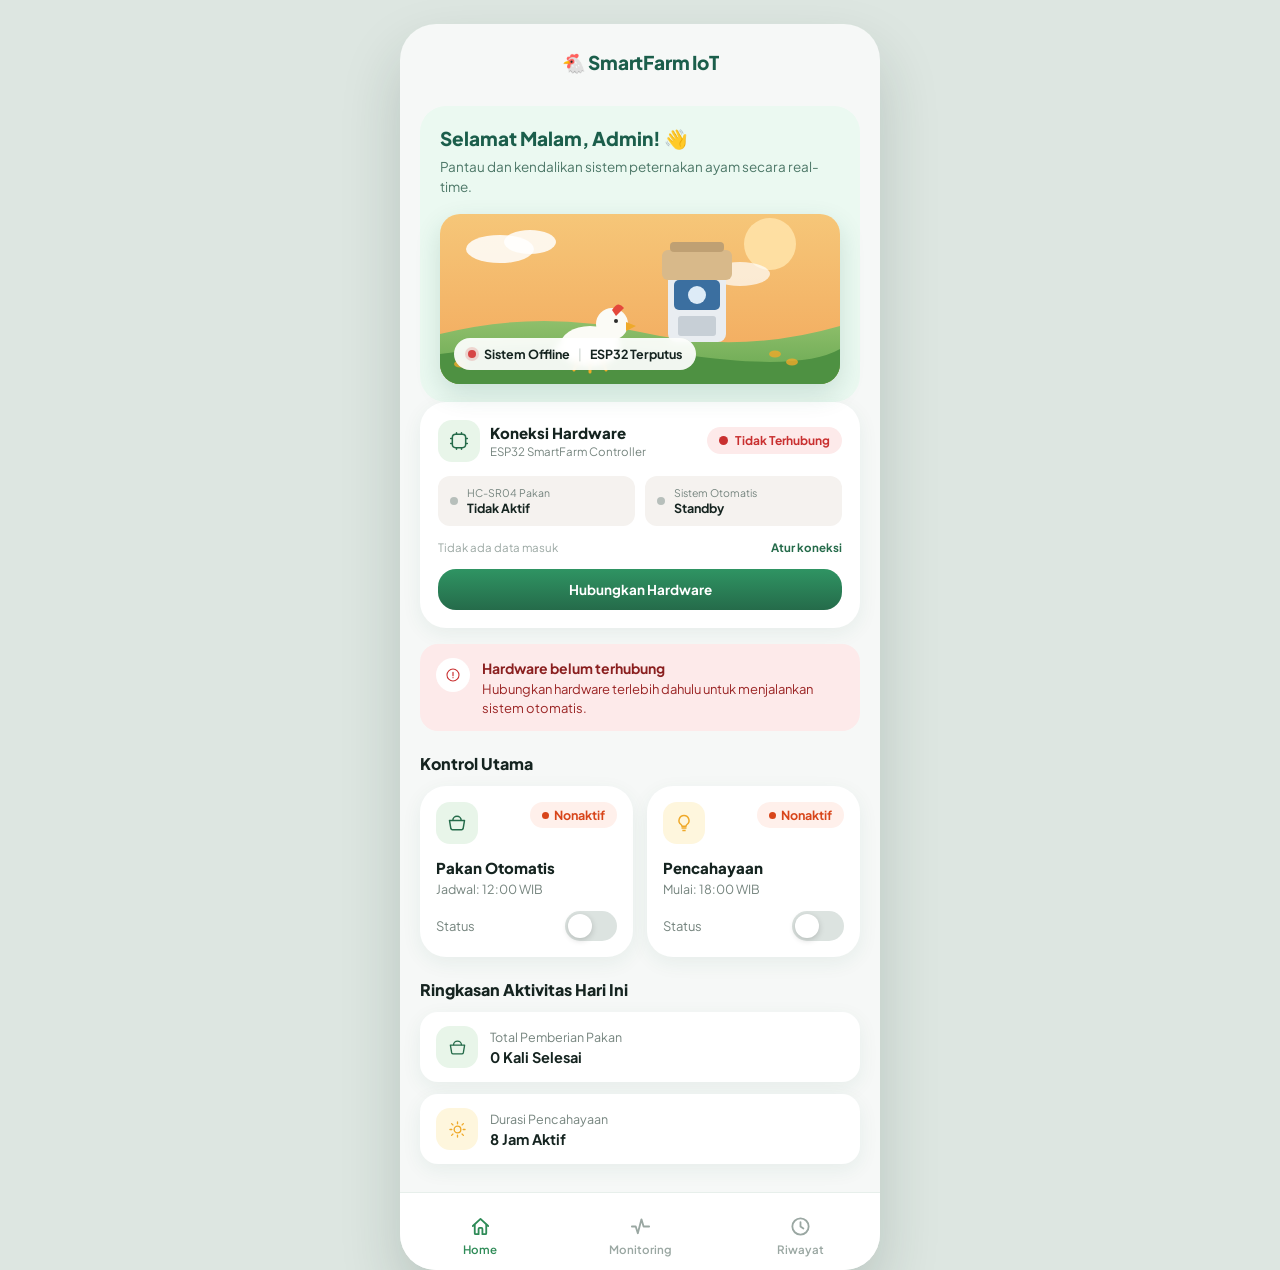
<file: index.html>
<!DOCTYPE html>
<html lang="id">
<head>
<meta charset="UTF-8">
<meta name="viewport" content="width=device-width, initial-scale=1, viewport-fit=cover">
<title>SmartFarm IoT — Beranda</title>
<link rel="stylesheet" href="css/base.css">
<link rel="stylesheet" href="css/hardware.css">
<link rel="stylesheet" href="css/home.css">
</head>
<body>
<div class="app-shell">

  <header class="topbar center-title">
    <span class="topbar-title">🐔 SmartFarm IoT</span>
  </header>

  <main class="page-content">

    <section class="welcome-card">
      <h1 id="greeting">Selamat Pagi, Admin! 👋</h1>
      <p>Pantau dan kendalikan sistem peternakan ayam secara real-time.</p>

      <div class="hero-banner" id="heroBanner">
        <svg viewBox="0 0 400 190" preserveAspectRatio="xMidYMid slice" class="hero-svg" aria-hidden="true">
          <defs>
            <linearGradient id="skyGrad" x1="0" y1="0" x2="0" y2="1">
              <stop offset="0" stop-color="#F6C87A"/>
              <stop offset="1" stop-color="#F2A65A"/>
            </linearGradient>
            <linearGradient id="groundGrad" x1="0" y1="0" x2="0" y2="1">
              <stop offset="0" stop-color="#8FBF6B"/>
              <stop offset="1" stop-color="#5FA24B"/>
            </linearGradient>
          </defs>
          <rect width="400" height="190" fill="url(#skyGrad)"/>
          <circle cx="330" cy="40" r="26" fill="#FFE3A8" opacity=".9"/>
          <ellipse cx="60" cy="45" rx="34" ry="14" fill="#fff" opacity=".85"/>
          <ellipse cx="90" cy="38" rx="26" ry="12" fill="#fff" opacity=".85"/>
          <ellipse cx="300" cy="70" rx="30" ry="12" fill="#fff" opacity=".7"/>
          <path d="M0 130 Q100 105 200 128 T400 122 V190 H0 Z" fill="url(#groundGrad)"/>
          <path d="M0 150 Q120 132 240 150 T400 145 V190 H0 Z" fill="#4E9142"/>
          <!-- feeder machine -->
          <g transform="translate(228,68)">
            <rect x="0" y="0" width="58" height="70" rx="8" fill="#E9EDF1"/>
            <rect x="6" y="8" width="46" height="30" rx="5" fill="#3B6FA0"/>
            <circle cx="29" cy="23" r="9" fill="#DDEBF7"/>
            <rect x="10" y="44" width="38" height="20" rx="3" fill="#C7CFD6"/>
            <rect x="-6" y="-22" width="70" height="30" rx="6" fill="#D8B98A"/>
            <rect x="2" y="-30" width="54" height="10" rx="4" fill="#BFA073"/>
          </g>
          <!-- chicken -->
          <g transform="translate(120,96)">
            <ellipse cx="30" cy="46" rx="30" ry="20" fill="#FBFBF6"/>
            <circle cx="52" cy="24" r="16" fill="#FBFBF6"/>
            <path d="M52 10 q6 -10 12 -2 q-4 4 -8 8Z" fill="#E4483B"/>
            <path d="M66 22 l10 4 -10 5Z" fill="#EFA92A"/>
            <circle cx="56" cy="21" r="2" fill="#2b2b2b"/>
            <path d="M6 40 q-10 4 -14 14 q10 0 16 -6Z" fill="#FBFBF6"/>
            <path d="M18 60 l-4 10M30 62 l0 10M42 60 l4 10" stroke="#EFA92A" stroke-width="3" stroke-linecap="round"/>
          </g>
          <ellipse cx="335" cy="150" rx="6" ry="3.5" fill="#EFA92A" opacity=".8"/>
          <ellipse cx="352" cy="158" rx="6" ry="3.5" fill="#EFA92A" opacity=".8"/>
          <ellipse cx="20" cy="160" rx="6" ry="3.5" fill="#EFA92A" opacity=".8"/>
        </svg>

        <div class="hero-status">
          <span class="dot-live" id="heroDot"></span>
          <span id="heroStatusText">Sistem Online</span>
          <span class="hero-sep">|</span>
          <span id="heroHwText">ESP32 Terhubung</span>
        </div>
      </div>
    </section>

    <section class="card hw-card" id="hwCard">
      <div class="hw-head">
        <div class="hw-head-left">
          <span class="control-ico ico-green" id="hwIcon">
            <svg width="20" height="20" viewBox="0 0 24 24" fill="none"><rect x="4" y="4" width="16" height="16" rx="4" stroke="currentColor" stroke-width="1.8"/><path d="M9 4V2M15 4V2M9 22v-2M15 22v-2M4 9H2M4 15H2M22 9h-2M22 15h-2" stroke="currentColor" stroke-width="1.8" stroke-linecap="round"/></svg>
          </span>
          <div style="min-width:0;">
            <div class="hw-title">Koneksi Hardware</div>
            <div class="hw-sub" id="hwSubText">ESP32 SmartFarm Controller</div>
          </div>
        </div>
        <span class="hw-pill off" id="hwPill"><span class="hw-dot"></span><span id="hwPillText">Tidak Terhubung</span></span>
      </div>

      <div class="hw-sensor-grid">
        <div class="hw-sensor-item off" id="hwSensorPakan">
          <span class="hw-dot"></span>
          <div class="hw-sensor-text"><span>HC-SR04 Pakan</span><strong id="hwSensorPakanText">Tidak Aktif</strong></div>
        </div>
        <div class="hw-sensor-item off" id="hwSensorCahaya">
          <span class="hw-dot"></span>
          <div class="hw-sensor-text"><span>Sistem Otomatis</span><strong id="hwSensorOtomatisText">Standby</strong></div>
        </div>
      </div>

      <div class="hw-meta">
        <span id="hwLastSeen">Data terakhir: baru saja</span>
        <a class="hw-manage-link" href="hubungkan-esp32.html">Atur koneksi</a>
      </div>

      <button class="hw-connect-btn" id="hwConnectBtn" hidden>Hubungkan Hardware</button>
    </section>

    <div class="warning-banner" id="hwWarningBanner" hidden>
      <span class="info-ico">
        <svg width="16" height="16" viewBox="0 0 24 24" fill="none"><circle cx="12" cy="12" r="9" stroke="currentColor" stroke-width="1.6"/><path d="M12 8v5M12 16v.01" stroke="currentColor" stroke-width="1.8" stroke-linecap="round"/></svg>
      </span>
      <p><strong>Hardware belum terhubung</strong>Hubungkan hardware terlebih dahulu untuk menjalankan sistem otomatis.</p>
    </div>

    <h2 class="section-title">Kontrol Utama</h2>
    <div class="control-grid">
      <a class="control-card" href="pakan-otomatis.html">
        <div class="control-top">
          <span class="control-ico ico-green">
            <svg width="20" height="20" viewBox="0 0 24 24" fill="none"><path d="M3 9h18l-1.6 9.6A2 2 0 0 1 17.43 20H6.57a2 2 0 0 1-1.97-1.4L3 9Z" stroke="currentColor" stroke-width="1.8" stroke-linejoin="round"/><path d="M7 9a5 5 0 0 1 10 0" stroke="currentColor" stroke-width="1.8"/></svg>
          </span>
          <span class="badge badge-green" id="badgePakan"><span class="badge-dot"></span>Aktif</span>
        </div>
        <h3>Pakan Otomatis</h3>
        <p class="muted" id="jadwalPakanText">Jadwal: 12:00 WIB</p>
        <div class="control-status">
          <span class="muted">Status</span>
          <button class="switch" data-key="pakanOtomatis" data-nav-stop></button>
        </div>
      </a>

      <a class="control-card" href="lampu-otomatis.html">
        <div class="control-top">
          <span class="control-ico ico-yellow">
            <svg width="20" height="20" viewBox="0 0 24 24" fill="none"><path d="M9 18h6M10 21h4M12 3a6 6 0 0 0-3.6 10.8c.6.45 1.1 1.24 1.1 2.05V16h5v-.15c0-.81.5-1.6 1.1-2.05A6 6 0 0 0 12 3Z" stroke="currentColor" stroke-width="1.8" stroke-linejoin="round"/></svg>
          </span>
          <span class="badge badge-green" id="badgeLampu"><span class="badge-dot"></span>Aktif</span>
        </div>
        <h3>Pencahayaan</h3>
        <p class="muted" id="jadwalLampuText">Mulai: 18:00 WIB</p>
        <div class="control-status">
          <span class="muted">Status</span>
          <button class="switch" data-key="lampuOtomatis" data-nav-stop></button>
        </div>
      </a>
    </div>

    <h2 class="section-title">Ringkasan Aktivitas Hari Ini</h2>
    <div class="summary-list">
      <div class="summary-item">
        <span class="control-ico ico-green">
          <svg width="19" height="19" viewBox="0 0 24 24" fill="none"><path d="M3 9h18l-1.6 9.6A2 2 0 0 1 17.43 20H6.57a2 2 0 0 1-1.97-1.4L3 9Z" stroke="currentColor" stroke-width="1.7" stroke-linejoin="round"/><path d="M7 9a5 5 0 0 1 10 0" stroke="currentColor" stroke-width="1.7"/></svg>
        </span>
        <div class="summary-text">
          <span class="muted">Total Pemberian Pakan</span>
          <strong id="totalPakanText">0 Kali Selesai</strong>
        </div>
      </div>
      <div class="summary-item">
        <span class="control-ico ico-yellow">
          <svg width="19" height="19" viewBox="0 0 24 24" fill="none"><circle cx="12" cy="12" r="4.2" stroke="currentColor" stroke-width="1.7"/><path d="M12 2.5v2.3M12 19.2v2.3M4.6 4.6l1.6 1.6M17.8 17.8l1.6 1.6M2.5 12h2.3M19.2 12h2.3M4.6 19.4l1.6-1.6M17.8 6.2l1.6-1.6" stroke="currentColor" stroke-width="1.7" stroke-linecap="round"/></svg>
        </span>
        <div class="summary-text">
          <span class="muted">Durasi Pencahayaan</span>
          <strong id="durasiLampuText">8 Jam Aktif</strong>
        </div>
      </div>
    </div>

  </main>

  <nav class="bottom-nav">
    <a class="nav-item active" href="index.html">
      <svg viewBox="0 0 24 24" fill="none"><path d="M4 11.5 12 4l8 7.5" stroke="currentColor" stroke-width="1.9" stroke-linecap="round" stroke-linejoin="round"/><path d="M6 10v9a1 1 0 0 0 1 1h3v-5.5a1 1 0 0 1 1-1h2a1 1 0 0 1 1 1V20h3a1 1 0 0 0 1-1v-9" stroke="currentColor" stroke-width="1.9" stroke-linejoin="round"/></svg>
      <span>Home</span>
    </a>
    <a class="nav-item" href="monitoring.html">
      <svg viewBox="0 0 24 24" fill="none"><path d="M3 12h4l2.2 7L13 4.5 15.2 12H21" stroke="currentColor" stroke-width="1.9" stroke-linecap="round" stroke-linejoin="round"/></svg>
      <span>Monitoring</span>
    </a>
    <a class="nav-item" href="riwayat.html">
      <svg viewBox="0 0 24 24" fill="none"><circle cx="12" cy="12" r="8.5" stroke="currentColor" stroke-width="1.9"/><path d="M12 7.5V12l3 2" stroke="currentColor" stroke-width="1.9" stroke-linecap="round" stroke-linejoin="round"/></svg>
      <span>Riwayat</span>
    </a>
  </nav>
</div>

<script src="js/api.js"></script>
<script src="js/shared.js"></script>
<script src="js/hardware.js"></script>
<script src="js/automation.js"></script>
<script src="js/home.js"></script>
</body>
</html>
</file>
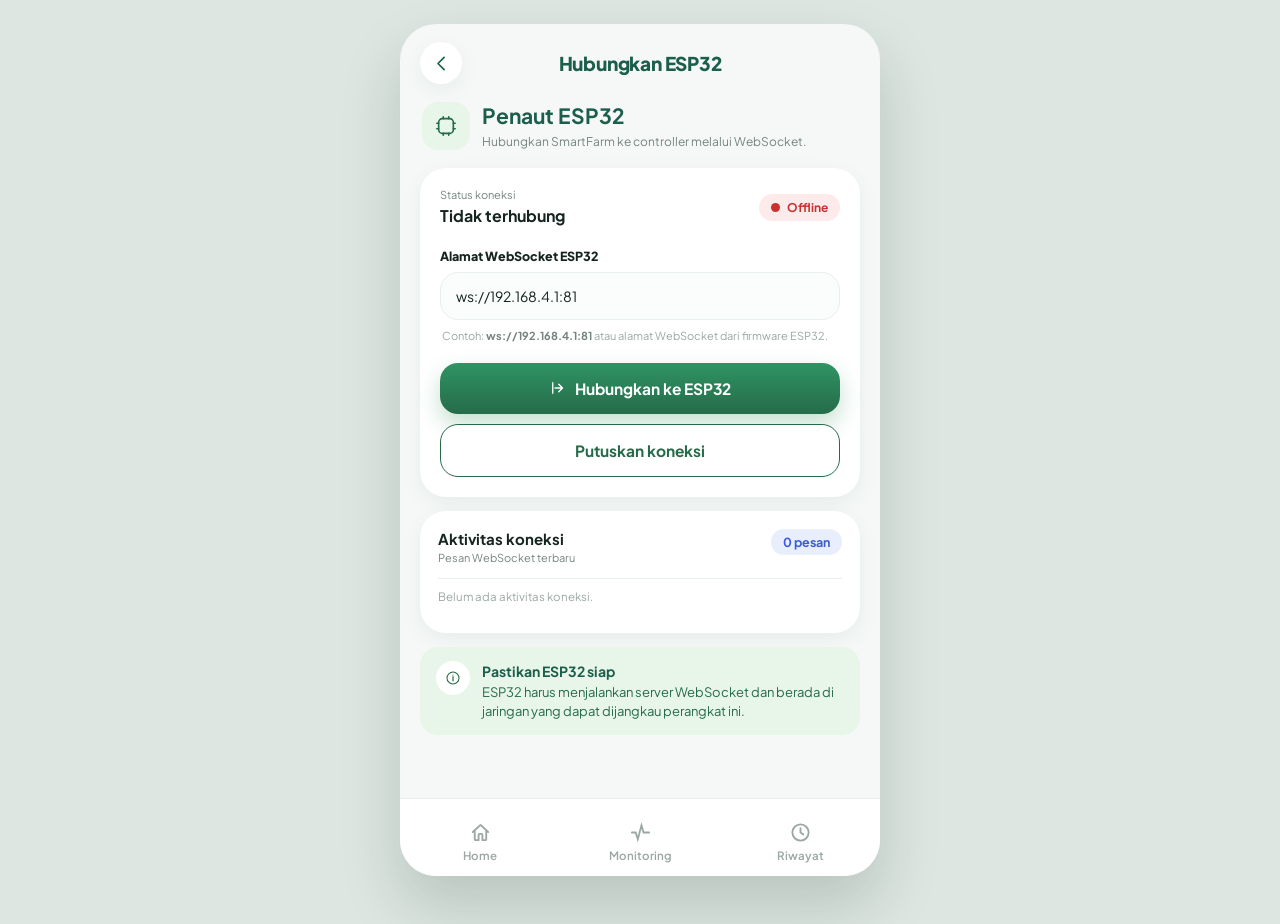
<file: hubungkan-esp32.html>
<!DOCTYPE html>
<html lang="id">
<head>
<meta charset="UTF-8">
<meta name="viewport" content="width=device-width, initial-scale=1, viewport-fit=cover">
<title>SmartFarm IoT - Hubungkan ESP32</title>
<link rel="stylesheet" href="css/base.css">
<link rel="stylesheet" href="css/hardware.css">
<link rel="stylesheet" href="css/hubungkan-esp32.css">
</head>
<body>
<div class="app-shell">
  <header class="topbar center-title">
    <button class="icon-btn" type="button" data-back="index.html" aria-label="Kembali">
      <svg width="21" height="21" viewBox="0 0 24 24" fill="none"><path d="M15 5 8 12l7 7" stroke="currentColor" stroke-width="1.9" stroke-linecap="round" stroke-linejoin="round"/></svg>
    </button>
    <span class="topbar-title">Hubungkan ESP32</span>
    <span class="icon-btn spacer" aria-hidden="true"></span>
  </header>

  <main class="page-content connect-page">
    <section class="connect-intro">
      <span class="control-ico ico-green connect-intro-icon">
        <svg width="22" height="22" viewBox="0 0 24 24" fill="none"><rect x="4" y="4" width="16" height="16" rx="4" stroke="currentColor" stroke-width="1.8"/><path d="M9 4V2M15 4V2M9 22v-2M15 22v-2M4 9H2M4 15H2M22 9h-2M22 15h-2" stroke="currentColor" stroke-width="1.8" stroke-linecap="round"/></svg>
      </span>
      <div>
        <h1>Penaut ESP32</h1>
        <p>Hubungkan SmartFarm ke controller melalui WebSocket.</p>
      </div>
    </section>

    <section class="card connection-card">
      <div class="connection-status-row">
        <div>
          <span class="muted small-label">Status koneksi</span>
          <strong id="connectionStatus">Tidak terhubung</strong>
        </div>
        <span class="hw-pill off" id="connectionPill"><span class="hw-dot"></span><span id="connectionPillText">Offline</span></span>
      </div>

      <form id="connectionForm">
        <label class="field-label" for="wsUrl">Alamat WebSocket ESP32</label>
        <input class="text-input" id="wsUrl" name="wsUrl" type="url" inputmode="url" autocomplete="off" placeholder="ws://192.168.4.1:81" required>
        <p class="field-help">Contoh: <strong>ws://192.168.4.1:81</strong> atau alamat WebSocket dari firmware ESP32.</p>
        <button class="btn btn-primary" id="connectButton" type="submit">
          <svg width="18" height="18" viewBox="0 0 24 24" fill="none"><path d="M8 12h8M13 7l5 5-5 5M5 5v14" stroke="currentColor" stroke-width="1.8" stroke-linecap="round" stroke-linejoin="round"/></svg>
          Hubungkan ke ESP32
        </button>
        <button class="btn btn-outline" id="disconnectButton" type="button" hidden>Putuskan koneksi</button>
      </form>
    </section>

    <section class="card packet-card">
      <div class="section-heading-row">
        <div>
          <h2>Aktivitas koneksi</h2>
          <p class="muted">Pesan WebSocket terbaru</p>
        </div>
        <span class="badge badge-blue" id="packetCount">0 pesan</span>
      </div>
      <ul class="packet-log" id="packetLog" aria-live="polite">
        <li class="packet-empty">Belum ada aktivitas koneksi.</li>
      </ul>
    </section>

    <div class="info-banner connect-info">
      <span class="info-ico">
        <svg width="16" height="16" viewBox="0 0 24 24" fill="none"><circle cx="12" cy="12" r="9" stroke="currentColor" stroke-width="1.6"/><path d="M12 10v6M12 7.5v.01" stroke="currentColor" stroke-width="1.8" stroke-linecap="round"/></svg>
      </span>
      <p><strong>Pastikan ESP32 siap</strong>ESP32 harus menjalankan server WebSocket dan berada di jaringan yang dapat dijangkau perangkat ini.</p>
    </div>
  </main>

  <nav class="bottom-nav">
    <a class="nav-item" href="index.html"><svg viewBox="0 0 24 24" fill="none"><path d="M4 11.5 12 4l8 7.5" stroke="currentColor" stroke-width="1.9" stroke-linecap="round" stroke-linejoin="round"/><path d="M6 10v9a1 1 0 0 0 1 1h3v-5.5a1 1 0 0 1 1-1h2a1 1 0 0 1 1 1V20h3a1 1 0 0 0 1-1v-9" stroke="currentColor" stroke-width="1.9" stroke-linejoin="round"/></svg><span>Home</span></a>
    <a class="nav-item" href="monitoring.html"><svg viewBox="0 0 24 24" fill="none"><path d="M3 12h4l2.2 7L13 4.5 15.2 12H21" stroke="currentColor" stroke-width="1.9" stroke-linecap="round"/></svg><span>Monitoring</span></a>
    <a class="nav-item" href="riwayat.html"><svg viewBox="0 0 24 24" fill="none"><circle cx="12" cy="12" r="8.5" stroke="currentColor" stroke-width="1.9"/><path d="M12 7.5V12l3 2" stroke="currentColor" stroke-width="1.9" stroke-linecap="round" stroke-linejoin="round"/></svg><span>Riwayat</span></a>
  </nav>
</div>
<script src="js/shared.js"></script>
<script src="js/api.js"></script>
<script src="js/hardware.js"></script>
<script src="js/hubungkan-esp32.js"></script>
</body>
</html>
</file>
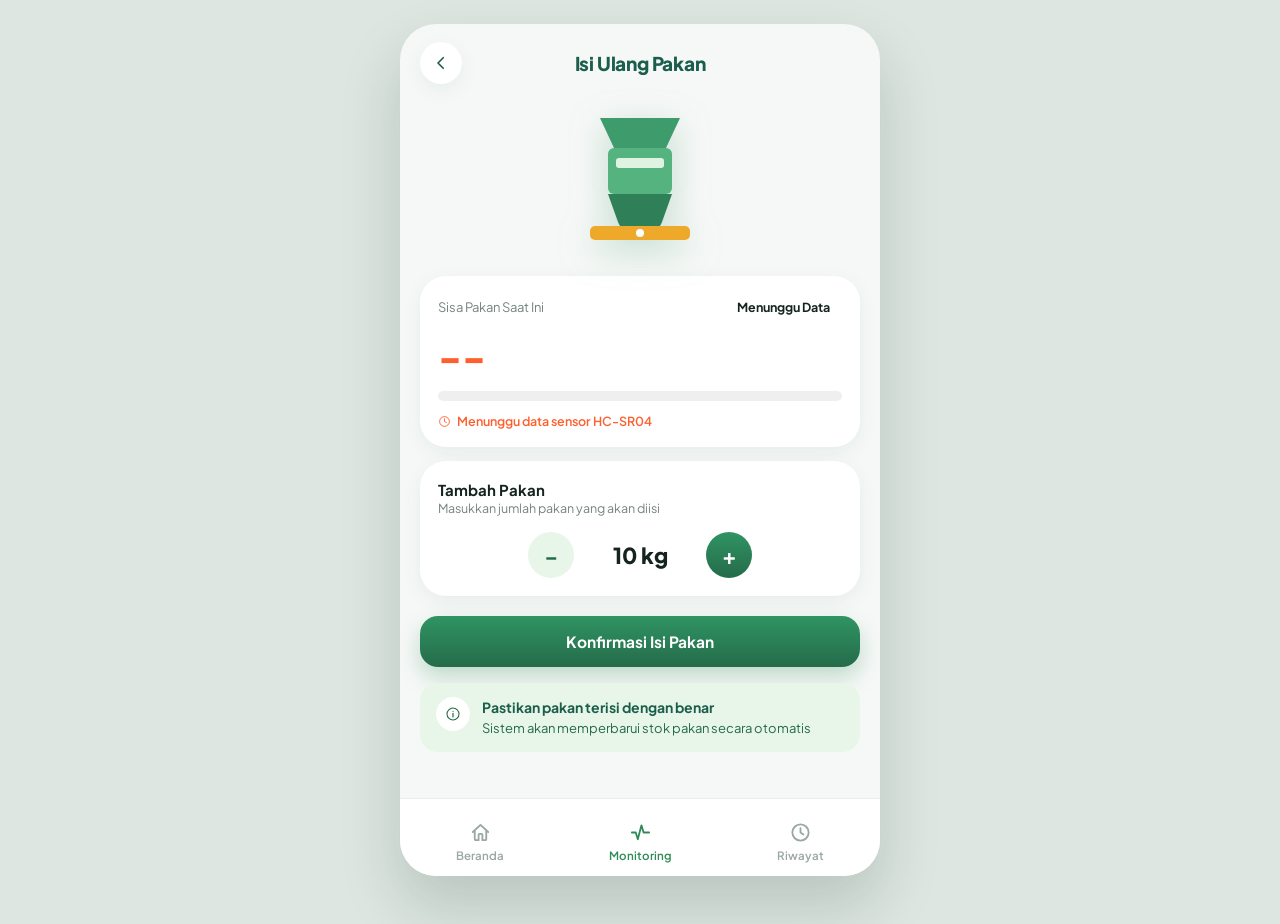
<file: isi-ulang-pakan.html>
<!DOCTYPE html>
<html lang="id">
<head>
<meta charset="UTF-8">
<meta name="viewport" content="width=device-width, initial-scale=1, viewport-fit=cover">
<title>SmartFarm IoT — Isi Ulang Pakan</title>
<link rel="stylesheet" href="css/base.css">
<link rel="stylesheet" href="css/isi-ulang-pakan.css">
</head>
<body>
<div class="app-shell">

  <header class="topbar center-title">
    <button class="icon-btn" data-back="monitoring.html" aria-label="Kembali">
      <svg width="18" height="18" viewBox="0 0 24 24" fill="none"><path d="M15 5l-7 7 7 7" stroke="currentColor" stroke-width="2.2" stroke-linecap="round" stroke-linejoin="round"/></svg>
    </button>
    <span class="topbar-title">Isi Ulang Pakan</span>
  </header>

  <main class="page-content">

    <div class="silo-illustration">
      <svg viewBox="0 0 140 150" width="140" height="150" aria-hidden="true">
        <path d="M30 10h80l-14 30H44Z" fill="#3E9C6C"/>
        <rect x="38" y="40" width="64" height="46" rx="6" fill="#54B37E"/>
        <rect x="46" y="50" width="48" height="10" rx="3" fill="#DFF3E3"/>
        <path d="M38 86h64l-10 28a10 10 0 0 1-9.6 7H57.6A10 10 0 0 1 48 114Z" fill="#2F8058"/>
        <rect x="20" y="118" width="100" height="14" rx="5" fill="#EFA92A"/>
        <circle cx="70" cy="125" r="4" fill="#fff"/>
      </svg>
    </div>

    <div class="card level-card">
      <div class="flex-between" style="margin-bottom:12px;">
        <span class="muted" style="font-size:13px;">Sisa Pakan Saat Ini</span>
        <span class="badge badge-orange" id="levelBadge">Hampir Habis</span>
      </div>
      <div class="level-value" id="levelValue">--</div>
      <div class="level-bar-track">
        <div class="level-bar-fill" id="levelBarFill"></div>
      </div>
      <p class="level-estimate" id="levelEstimate">
        <svg width="13" height="13" viewBox="0 0 24 24" fill="none"><circle cx="12" cy="12" r="9" stroke="currentColor" stroke-width="1.7"/><path d="M12 7v5l3.5 2" stroke="currentColor" stroke-width="1.7" stroke-linecap="round"/></svg>
        <span id="levelEstimateText">Perkiraan Habis: 1 hari lagi</span>
      </p>
    </div>

    <div class="card tambah-card">
      <strong>Tambah Pakan</strong>
      <p class="muted" style="font-size:12.5px; margin-bottom:16px;">Masukkan jumlah pakan yang akan diisi</p>
      <div class="stepper big-stepper" id="isiStepper">
        <button class="step-btn" data-step="dec" aria-label="Kurangi jumlah">−</button>
        <span data-step="value">10 kg</span>
        <button class="step-btn primary" data-step="inc" data-unit="kg" aria-label="Tambah jumlah">+</button>
      </div>
    </div>

    <button class="btn btn-primary" id="konfirmasiBtn" style="margin-top:20px;">Konfirmasi Isi Pakan</button>

    <div class="info-banner" style="margin-top:16px;">
      <span class="info-ico">
        <svg width="16" height="16" viewBox="0 0 24 24" fill="none"><circle cx="12" cy="12" r="9" stroke="currentColor" stroke-width="1.6"/><path d="M12 11v5.5M12 8v.01" stroke="currentColor" stroke-width="1.8" stroke-linecap="round"/></svg>
      </span>
      <p><strong>Pastikan pakan terisi dengan benar</strong>Sistem akan memperbarui stok pakan secara otomatis</p>
    </div>

  </main>

  <nav class="bottom-nav">
    <a class="nav-item" href="index.html">
      <svg viewBox="0 0 24 24" fill="none"><path d="M4 11.5 12 4l8 7.5" stroke="currentColor" stroke-width="1.9" stroke-linecap="round" stroke-linejoin="round"/><path d="M6 10v9a1 1 0 0 0 1 1h3v-5.5a1 1 0 0 1 1-1h2a1 1 0 0 1 1 1V20h3a1 1 0 0 0 1-1v-9" stroke="currentColor" stroke-width="1.9" stroke-linejoin="round"/></svg>
      <span>Beranda</span>
    </a>
    <a class="nav-item active" href="monitoring.html">
      <svg viewBox="0 0 24 24" fill="none"><path d="M3 12h4l2.2 7L13 4.5 15.2 12H21" stroke="currentColor" stroke-width="1.9" stroke-linecap="round" stroke-linejoin="round"/></svg>
      <span>Monitoring</span>
    </a>
    <a class="nav-item" href="riwayat.html">
      <svg viewBox="0 0 24 24" fill="none"><circle cx="12" cy="12" r="8.5" stroke="currentColor" stroke-width="1.9"/><path d="M12 7.5V12l3 2" stroke="currentColor" stroke-width="1.9" stroke-linecap="round" stroke-linejoin="round"/></svg>
      <span>Riwayat</span>
    </a>
  </nav>
</div>

<script src="js/shared.js"></script>
<script src="js/api.js"></script>
<script src="js/hardware.js"></script>
<script src="js/isi-ulang-pakan.js"></script>
</body>
</html>
</file>
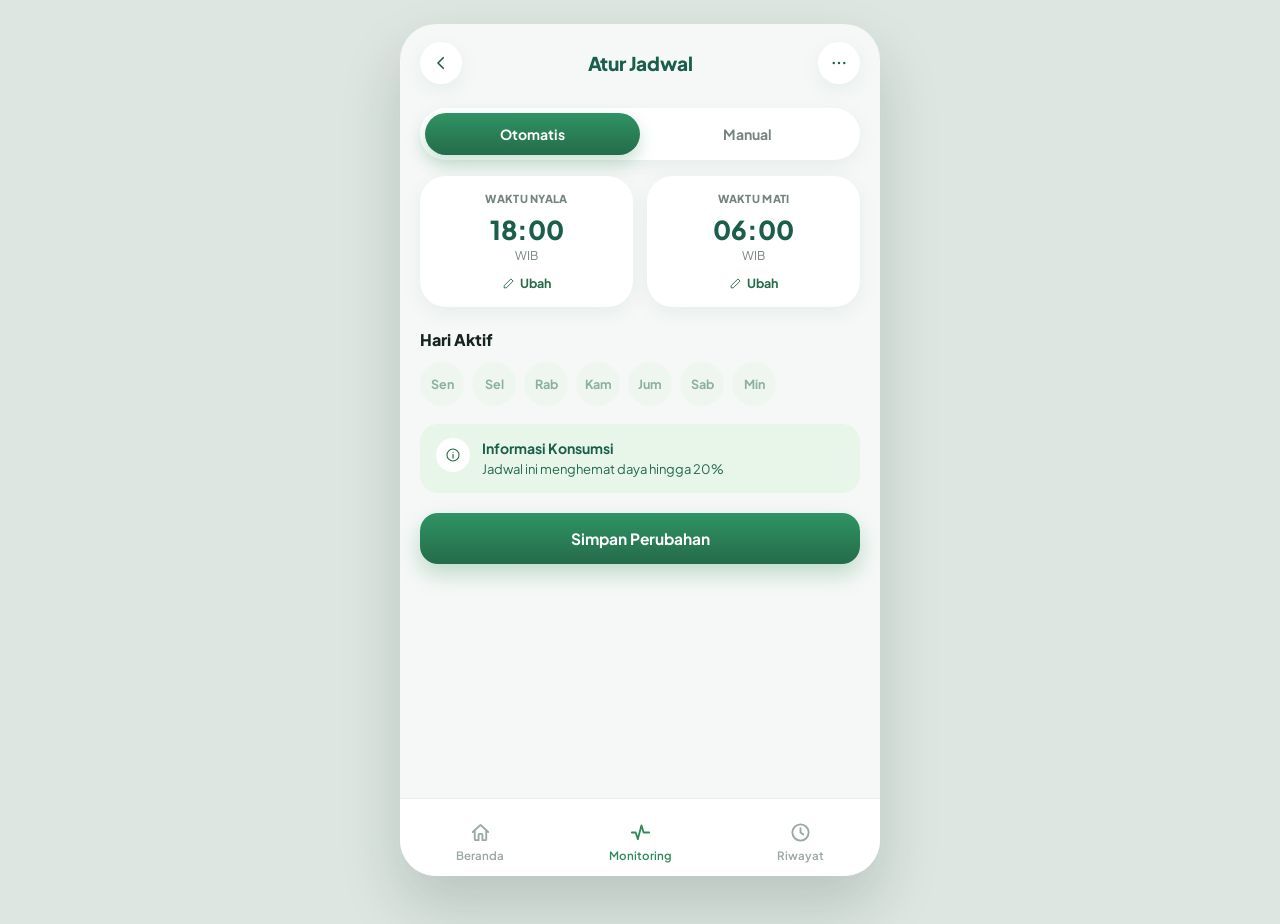
<file: jadwal-lampu.html>
<!DOCTYPE html>
<html lang="id">
<head>
<meta charset="UTF-8">
<meta name="viewport" content="width=device-width, initial-scale=1, viewport-fit=cover">
<title>SmartFarm IoT — Atur Jadwal Lampu</title>
<link rel="stylesheet" href="css/base.css">
<link rel="stylesheet" href="css/jadwal-lampu.css">
</head>
<body>
<div class="app-shell">

  <header class="topbar center-title">
    <button class="icon-btn" data-back="lampu-otomatis.html" aria-label="Kembali">
      <svg width="18" height="18" viewBox="0 0 24 24" fill="none"><path d="M15 5l-7 7 7 7" stroke="currentColor" stroke-width="2.2" stroke-linecap="round" stroke-linejoin="round"/></svg>
    </button>
    <span class="topbar-title">Atur Jadwal</span>
    <button class="icon-btn" id="moreBtn" aria-label="Opsi lainnya" style="margin-left:auto;">
      <svg width="18" height="18" viewBox="0 0 24 24" fill="none"><circle cx="5" cy="12" r="1.6" fill="currentColor"/><circle cx="12" cy="12" r="1.6" fill="currentColor"/><circle cx="19" cy="12" r="1.6" fill="currentColor"/></svg>
    </button>
  </header>

  <main class="page-content">

    <div class="segmented" id="modeSegment">
      <button class="seg-btn active" data-mode="Otomatis">Otomatis</button>
      <button class="seg-btn" data-mode="Manual">Manual</button>
    </div>

    <div class="two-col" style="margin-bottom:14px;">
      <div class="card time-box">
        <span class="time-box-label">WAKTU NYALA</span>
        <strong id="nyalaVal">18:00</strong>
        <span class="unit">WIB</span>
        <button class="ubah-btn" data-target="nyala">
          <svg width="13" height="13" viewBox="0 0 24 24" fill="none"><path d="m16.5 3.5 4 4L8 20H4v-4Z" stroke="currentColor" stroke-width="1.7" stroke-linejoin="round"/></svg>
          Ubah
        </button>
      </div>
      <div class="card time-box">
        <span class="time-box-label">WAKTU MATI</span>
        <strong id="matiVal">06:00</strong>
        <span class="unit">WIB</span>
        <button class="ubah-btn" data-target="mati">
          <svg width="13" height="13" viewBox="0 0 24 24" fill="none"><path d="m16.5 3.5 4 4L8 20H4v-4Z" stroke="currentColor" stroke-width="1.7" stroke-linejoin="round"/></svg>
          Ubah
        </button>
      </div>
    </div>

    <h2 class="section-title">Hari Aktif</h2>
    <div class="day-pills" id="dayPills2">
      <button class="day-pill" data-day="Sen">Sen</button>
      <button class="day-pill" data-day="Sel">Sel</button>
      <button class="day-pill" data-day="Rab">Rab</button>
      <button class="day-pill" data-day="Kam">Kam</button>
      <button class="day-pill" data-day="Jum">Jum</button>
      <button class="day-pill" data-day="Sab">Sab</button>
      <button class="day-pill" data-day="Min">Min</button>
    </div>

    <div class="info-banner" style="margin-top:18px;">
      <span class="info-ico">
        <svg width="16" height="16" viewBox="0 0 24 24" fill="none"><circle cx="12" cy="12" r="9" stroke="currentColor" stroke-width="1.6"/><path d="M12 11v5.5M12 8v.01" stroke="currentColor" stroke-width="1.8" stroke-linecap="round"/></svg>
      </span>
      <p><strong>Informasi Konsumsi</strong>Jadwal ini menghemat daya hingga 20%</p>
    </div>

    <button class="btn btn-primary" id="simpanLampuBtn" style="margin-top:20px;">Simpan Perubahan</button>

    <!-- Inline time editor (revealed when "Ubah" tapped) -->
    <div class="time-editor" id="timeEditor" hidden>
      <div class="card">
        <p class="muted" id="editorLabel" style="margin-bottom:10px; font-size:13px;">Ubah Waktu Nyala</p>
        <div class="editor-row">
          <button class="step-btn" id="editorDec">−</button>
          <input type="time" id="editorInput" class="editor-input">
          <button class="step-btn primary" id="editorInc">+</button>
        </div>
        <button class="btn btn-outline" id="editorClose" style="margin-top:14px;">Selesai</button>
      </div>
    </div>

  </main>

  <nav class="bottom-nav">
    <a class="nav-item" href="index.html">
      <svg viewBox="0 0 24 24" fill="none"><path d="M4 11.5 12 4l8 7.5" stroke="currentColor" stroke-width="1.9" stroke-linecap="round" stroke-linejoin="round"/><path d="M6 10v9a1 1 0 0 0 1 1h3v-5.5a1 1 0 0 1 1-1h2a1 1 0 0 1 1 1V20h3a1 1 0 0 0 1-1v-9" stroke="currentColor" stroke-width="1.9" stroke-linejoin="round"/></svg>
      <span>Beranda</span>
    </a>
    <a class="nav-item active" href="monitoring.html">
      <svg viewBox="0 0 24 24" fill="none"><path d="M3 12h4l2.2 7L13 4.5 15.2 12H21" stroke="currentColor" stroke-width="1.9" stroke-linecap="round" stroke-linejoin="round"/></svg>
      <span>Monitoring</span>
    </a>
    <a class="nav-item" href="riwayat.html">
      <svg viewBox="0 0 24 24" fill="none"><circle cx="12" cy="12" r="8.5" stroke="currentColor" stroke-width="1.9"/><path d="M12 7.5V12l3 2" stroke="currentColor" stroke-width="1.9" stroke-linecap="round" stroke-linejoin="round"/></svg>
      <span>Riwayat</span>
    </a>
  </nav>
</div>

<script src="js/shared.js"></script>
<script src="js/api.js"></script>
<script src="js/hardware.js"></script>
<script src="js/automation.js"></script>
<script src="js/jadwal-lampu.js"></script>
</body>
</html>
</file>
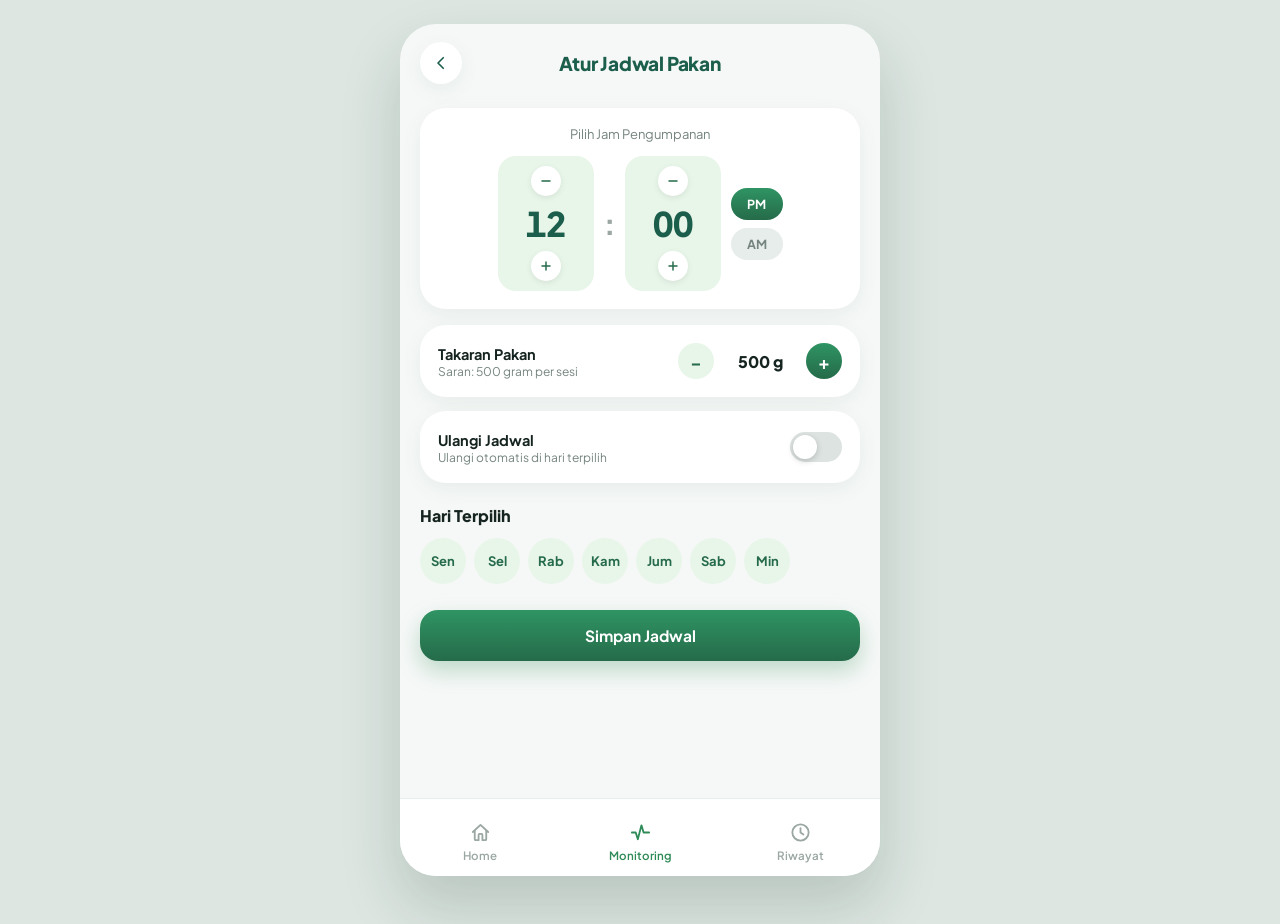
<file: jadwal-pakan.html>
<!DOCTYPE html>
<html lang="id">
<head>
<meta charset="UTF-8">
<meta name="viewport" content="width=device-width, initial-scale=1, viewport-fit=cover">
<title>SmartFarm IoT — Atur Jadwal Pakan</title>
<link rel="stylesheet" href="css/base.css">
<link rel="stylesheet" href="css/jadwal-pakan.css">
</head>
<body>
<div class="app-shell">

  <header class="topbar center-title">
    <button class="icon-btn" data-back="pakan-otomatis.html" aria-label="Kembali">
      <svg width="18" height="18" viewBox="0 0 24 24" fill="none"><path d="M15 5l-7 7 7 7" stroke="currentColor" stroke-width="2.2" stroke-linecap="round" stroke-linejoin="round"/></svg>
    </button>
    <span class="topbar-title">Atur Jadwal Pakan</span>
  </header>

  <main class="page-content">

    <div class="card time-card">
      <p class="muted" style="text-align:center; font-size:13px; margin-bottom:14px;">Pilih Jam Pengumpanan</p>
      <div class="time-picker">
        <div class="time-wheel" id="hourWheel">
          <button data-step="dec" data-role="hour-dec" aria-label="Kurangi jam">
            <svg width="16" height="16" viewBox="0 0 24 24" fill="none"><path d="M6 12h12" stroke="currentColor" stroke-width="2.2" stroke-linecap="round"/></svg>
          </button>
          <span class="time-value" id="hourValue">12</span>
          <button data-step="inc" data-role="hour-inc" aria-label="Tambah jam">
            <svg width="16" height="16" viewBox="0 0 24 24" fill="none"><path d="M12 6v12M6 12h12" stroke="currentColor" stroke-width="2.2" stroke-linecap="round"/></svg>
          </button>
        </div>
        <span class="colon">:</span>
        <div class="time-wheel" id="minuteWheel">
          <button data-step="dec" data-role="min-dec" aria-label="Kurangi menit">
            <svg width="16" height="16" viewBox="0 0 24 24" fill="none"><path d="M6 12h12" stroke="currentColor" stroke-width="2.2" stroke-linecap="round"/></svg>
          </button>
          <span class="time-value" id="minuteValue">00</span>
          <button data-step="inc" data-role="min-inc" aria-label="Tambah menit">
            <svg width="16" height="16" viewBox="0 0 24 24" fill="none"><path d="M12 6v12M6 12h12" stroke="currentColor" stroke-width="2.2" stroke-linecap="round"/></svg>
          </button>
        </div>
        <div class="ampm-col">
          <button class="ampm-btn" data-ampm="PM">PM</button>
          <button class="ampm-btn" data-ampm="AM">AM</button>
        </div>
      </div>
    </div>

    <div class="card takaran-row">
      <div>
        <strong>Takaran Pakan</strong>
        <p class="muted" style="font-size:12px;">Saran: 500 gram per sesi</p>
      </div>
      <div class="stepper" id="takaranStepper">
        <button class="step-btn" data-step="dec" aria-label="Kurangi takaran">−</button>
        <span data-step="value">500 g</span>
        <button class="step-btn primary" data-step="inc" data-unit="g" aria-label="Tambah takaran">+</button>
      </div>
    </div>

    <div class="card flex-between ulangi-row">
      <div>
        <strong>Ulangi Jadwal</strong>
        <p class="muted" style="font-size:12px;">Ulangi otomatis di hari terpilih</p>
      </div>
      <button class="switch" data-key="pakanUlangi"></button>
    </div>

    <h2 class="section-title">Hari Terpilih</h2>
    <div class="day-pills" id="dayPills">
      <button class="day-pill" data-day="Sen">Sen</button>
      <button class="day-pill" data-day="Sel">Sel</button>
      <button class="day-pill" data-day="Rab">Rab</button>
      <button class="day-pill" data-day="Kam">Kam</button>
      <button class="day-pill" data-day="Jum">Jum</button>
      <button class="day-pill" data-day="Sab">Sab</button>
      <button class="day-pill" data-day="Min">Min</button>
    </div>

    <button class="btn btn-primary" id="simpanBtn" style="margin-top:26px;">Simpan Jadwal</button>

  </main>

  <nav class="bottom-nav">
    <a class="nav-item" href="index.html">
      <svg viewBox="0 0 24 24" fill="none"><path d="M4 11.5 12 4l8 7.5" stroke="currentColor" stroke-width="1.9" stroke-linecap="round" stroke-linejoin="round"/><path d="M6 10v9a1 1 0 0 0 1 1h3v-5.5a1 1 0 0 1 1-1h2a1 1 0 0 1 1 1V20h3a1 1 0 0 0 1-1v-9" stroke="currentColor" stroke-width="1.9" stroke-linejoin="round"/></svg>
      <span>Home</span>
    </a>
    <a class="nav-item active" href="monitoring.html">
      <svg viewBox="0 0 24 24" fill="none"><path d="M3 12h4l2.2 7L13 4.5 15.2 12H21" stroke="currentColor" stroke-width="1.9" stroke-linecap="round" stroke-linejoin="round"/></svg>
      <span>Monitoring</span>
    </a>
    <a class="nav-item" href="riwayat.html">
      <svg viewBox="0 0 24 24" fill="none"><circle cx="12" cy="12" r="8.5" stroke="currentColor" stroke-width="1.9"/><path d="M12 7.5V12l3 2" stroke="currentColor" stroke-width="1.9" stroke-linecap="round" stroke-linejoin="round"/></svg>
      <span>Riwayat</span>
    </a>
  </nav>
</div>

<script src="js/shared.js"></script>
<script src="js/api.js"></script>
<script src="js/hardware.js"></script>
<script src="js/automation.js"></script>
<script src="js/jadwal-pakan.js"></script>
</body>
</html>
</file>
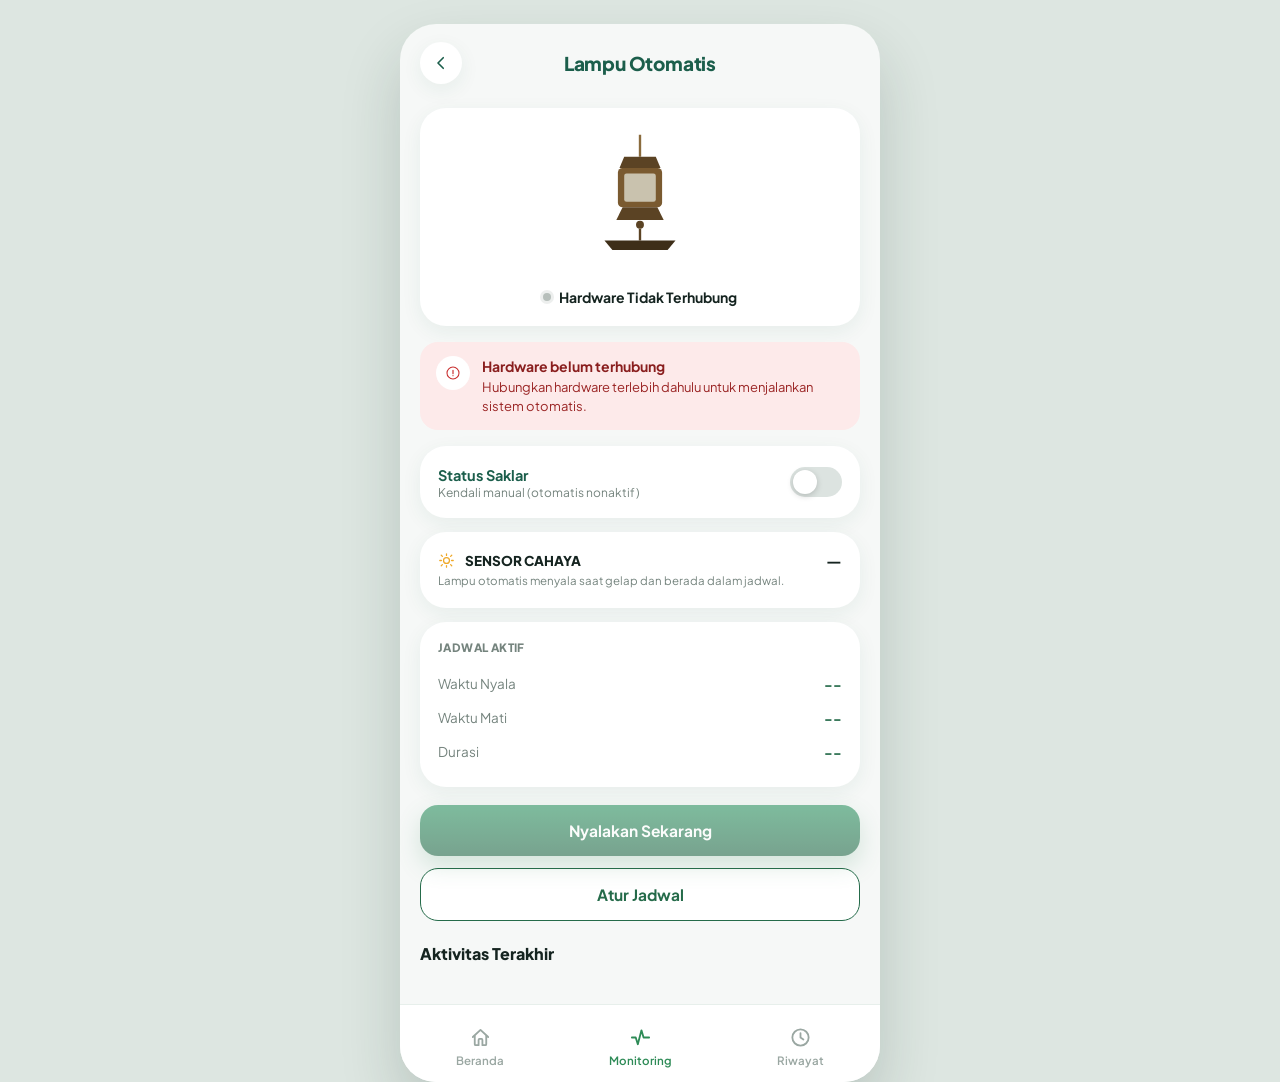
<file: lampu-otomatis.html>
<!DOCTYPE html>
<html lang="id">
<head>
<meta charset="UTF-8">
<meta name="viewport" content="width=device-width, initial-scale=1, viewport-fit=cover">
<title>SmartFarm IoT — Lampu Otomatis</title>
<link rel="stylesheet" href="css/base.css">
<link rel="stylesheet" href="css/hardware.css">
<link rel="stylesheet" href="css/lampu-otomatis.css">
</head>
<body>
<div class="app-shell">

  <header class="topbar center-title">
    <button class="icon-btn" data-back="index.html" aria-label="Kembali">
      <svg width="18" height="18" viewBox="0 0 24 24" fill="none"><path d="M15 5l-7 7 7 7" stroke="currentColor" stroke-width="2.2" stroke-linecap="round" stroke-linejoin="round"/></svg>
    </button>
    <span class="topbar-title">Lampu Otomatis</span>
  </header>

  <main class="page-content">

    <div class="card lamp-hero">
      <svg viewBox="0 0 200 190" class="lamp-svg" id="lampSvg" aria-hidden="true">
        <defs>
          <radialGradient id="glow" cx="50%" cy="42%" r="55%">
            <stop offset="0" stop-color="#FDE9A8" stop-opacity=".9"/>
            <stop offset="1" stop-color="#FDE9A8" stop-opacity="0"/>
          </radialGradient>
        </defs>
        <circle id="glowCircle" cx="100" cy="80" r="80" fill="url(#glow)"/>
        <line x1="100" y1="6" x2="100" y2="34" stroke="#8A6B3D" stroke-width="3"/>
        <path d="M80 34h40l6 14H74Z" fill="#5B4324"/>
        <rect x="72" y="48" width="56" height="50" rx="6" fill="#7A5A30"/>
        <rect x="80" y="55" width="40" height="36" rx="3" fill="#FCE7A0" id="lampGlassFill"/>
        <path d="M78 98h44l8 16H70Z" fill="#5B4324"/>
        <circle cx="100" cy="120" r="5" fill="#5B4324"/>
        <line x1="100" y1="125" x2="100" y2="140" stroke="#5B4324" stroke-width="3"/>
        <path d="M55 140h90l-10 12H65Z" fill="#3E2E18"/>
      </svg>
      <p class="lamp-caption">
        <span class="status-dot" id="lampDot"></span>
        <span id="lampCaptionText">Hardware Tidak Terhubung</span>
      </p>
    </div>

    <div class="warning-banner" id="lampuWarningBanner" hidden>
      <span class="info-ico">
        <svg width="16" height="16" viewBox="0 0 24 24" fill="none"><circle cx="12" cy="12" r="9" stroke="currentColor" stroke-width="1.6"/><path d="M12 8v5M12 16v.01" stroke="currentColor" stroke-width="1.8" stroke-linecap="round"/></svg>
      </span>
      <p><strong>Hardware belum terhubung</strong>Hubungkan hardware terlebih dahulu untuk menjalankan sistem otomatis.</p>
    </div>

    <div class="card flex-between saklar-row">
      <div>
        <strong>Status Saklar</strong>
        <p class="muted" style="font-size:12px;" id="saklarSub">Aktifkan sistem otomatis</p>
      </div>
      <button class="switch" data-key="lampuOtomatis" id="lampSwitch"></button>
    </div>

    <div class="card sensor-card" style="margin-bottom:14px;">
      <div class="flex-between" style="margin-bottom:2px;">
        <span class="row-gap" style="font-weight:800; font-size:13.5px; color:var(--text);">
          <svg width="17" height="17" viewBox="0 0 24 24" fill="none" style="color:var(--yellow);"><circle cx="12" cy="12" r="4.2" stroke="currentColor" stroke-width="1.8"/><path d="M12 2.5v2.3M12 19.2v2.3M4.6 4.6l1.6 1.6M17.8 17.8l1.6 1.6M2.5 12h2.3M19.2 12h2.3M4.6 19.4l1.6-1.6M17.8 6.2l1.6-1.6" stroke="currentColor" stroke-width="1.8" stroke-linecap="round"/></svg>
          SENSOR CAHAYA
        </span>
        <strong id="kondisiCahayaText">—</strong>
      </div>
      <p class="muted" style="font-size:11.5px; margin-bottom:2px;">Lampu otomatis menyala saat gelap dan berada dalam jadwal.</p>
    </div>

    <div class="card jadwal-card">
      <span class="jadwal-label">JADWAL AKTIF</span>
      <div class="jadwal-item">
        <span class="muted">Waktu Nyala</span>
        <strong id="waktuNyala">18:00 WIB</strong>
      </div>
      <div class="jadwal-item">
        <span class="muted">Waktu Mati</span>
        <strong id="waktuMati">06:00 WIB</strong>
      </div>
      <div class="jadwal-item">
        <span class="muted">Durasi</span>
        <strong id="durasiText">12 Jam</strong>
      </div>
    </div>

    <button class="btn btn-primary" id="nyalakanBtn" style="margin-top:18px;">Nyalakan Sekarang</button>
    <a href="jadwal-lampu.html" class="btn btn-outline" style="margin-top:12px;">Atur Jadwal</a>

    <h2 class="section-title">Aktivitas Terakhir</h2>
    <ul class="lamp-activity" id="lampActivity"></ul>

  </main>

  <nav class="bottom-nav">
    <a class="nav-item" href="index.html">
      <svg viewBox="0 0 24 24" fill="none"><path d="M4 11.5 12 4l8 7.5" stroke="currentColor" stroke-width="1.9" stroke-linecap="round" stroke-linejoin="round"/><path d="M6 10v9a1 1 0 0 0 1 1h3v-5.5a1 1 0 0 1 1-1h2a1 1 0 0 1 1 1V20h3a1 1 0 0 0 1-1v-9" stroke="currentColor" stroke-width="1.9" stroke-linejoin="round"/></svg>
      <span>Beranda</span>
    </a>
    <a class="nav-item active" href="monitoring.html">
      <svg viewBox="0 0 24 24" fill="none"><path d="M3 12h4l2.2 7L13 4.5 15.2 12H21" stroke="currentColor" stroke-width="1.9" stroke-linecap="round" stroke-linejoin="round"/></svg>
      <span>Monitoring</span>
    </a>
    <a class="nav-item" href="riwayat.html">
      <svg viewBox="0 0 24 24" fill="none"><circle cx="12" cy="12" r="8.5" stroke="currentColor" stroke-width="1.9"/><path d="M12 7.5V12l3 2" stroke="currentColor" stroke-width="1.9" stroke-linecap="round" stroke-linejoin="round"/></svg>
      <span>Riwayat</span>
    </a>
  </nav>
</div>

<script src="js/shared.js"></script>
<script src="js/api.js"></script>
<script src="js/hardware.js"></script>
<script src="js/automation.js"></script>
<script src="js/lampu-otomatis.js"></script>
</body>
</html>
</file>
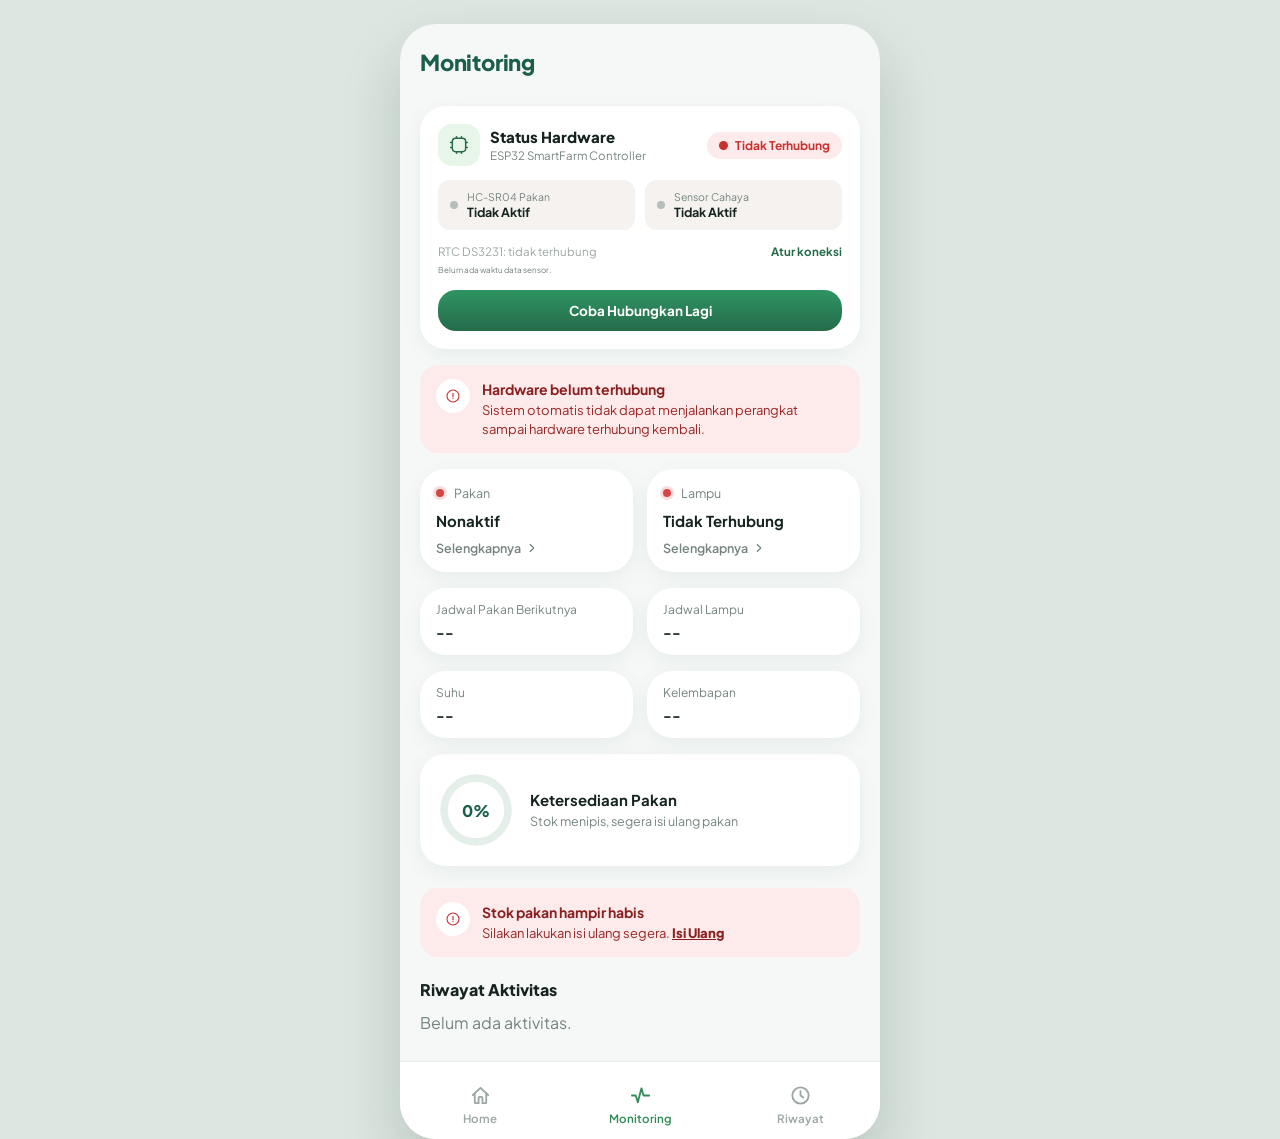
<file: monitoring.html>
<!doctype html>
<html lang="id">
  <head>
    <meta charset="UTF-8" />
    <meta
      name="viewport"
      content="width=device-width, initial-scale=1, viewport-fit=cover"
    />
    <title>SmartFarm IoT — Monitoring</title>
    <link rel="stylesheet" href="css/base.css" />
    <link rel="stylesheet" href="css/hardware.css" />
    <link rel="stylesheet" href="css/monitoring.css" />
  </head>
  <body>
    <div class="app-shell">
      <header class="topbar">
        <span class="topbar-title" style="font-size: 22px">Monitoring</span>
      </header>

      <main class="page-content">
        <section class="card hw-card" id="hwCard">
          <div class="hw-head">
            <div class="hw-head-left">
              <span class="control-ico ico-green">
                <svg width="20" height="20" viewBox="0 0 24 24" fill="none">
                  <rect
                    x="4"
                    y="4"
                    width="16"
                    height="16"
                    rx="4"
                    stroke="currentColor"
                    stroke-width="1.8"
                  />
                  <path
                    d="M9 4V2M15 4V2M9 22v-2M15 22v-2M4 9H2M4 15H2M22 9h-2M22 15h-2"
                    stroke="currentColor"
                    stroke-width="1.8"
                    stroke-linecap="round"
                  />
                </svg>
              </span>
              <div style="min-width: 0">
                <div class="hw-title">Status Hardware</div>
                <div class="hw-sub" id="hwSubText">
                  ESP32 SmartFarm Controller
                </div>
              </div>
            </div>
            <span class="hw-pill on" id="hwPill"
              ><span class="hw-dot"></span
              ><span id="hwPillText">Terhubung</span></span
            >
          </div>

          <div class="hw-sensor-grid">
            <div class="hw-sensor-item off" id="hwSensorPakan">
              <span class="hw-dot"></span>
              <div class="hw-sensor-text">
                <span>HC-SR04 Pakan</span
                ><strong id="hwSensorPakanText">Tidak Aktif</strong>
              </div>
            </div>
            <div class="hw-sensor-item off" id="hwSensorCahaya">
              <span class="hw-dot"></span>
              <div class="hw-sensor-text">
                <span>Sensor Cahaya</span
                ><strong id="hwSensorCahayaText">—</strong>
              </div>
            </div>
          </div>

          <div class="hw-meta">
            <span id="hwLastSeen">RTC DS3231: menunggu data</span>
            <a class="hw-manage-link" href="hubungkan-esp32.html"
              >Atur koneksi</a
            >
          </div>

          <div class="sensor-update-info" id="sensorUpdateInfo">
            Data sensor sedang diperiksa...
          </div>

          <button class="hw-connect-btn" id="hwConnectBtn" hidden>
            Coba Hubungkan Lagi
          </button>
        </section>

        <div class="warning-banner" id="hwWarningBanner" hidden>
          <span class="info-ico">
            <svg width="16" height="16" viewBox="0 0 24 24" fill="none">
              <circle
                cx="12"
                cy="12"
                r="9"
                stroke="currentColor"
                stroke-width="1.6"
              />
              <path
                d="M12 8v5M12 16v.01"
                stroke="currentColor"
                stroke-width="1.8"
                stroke-linecap="round"
              />
            </svg>
          </span>
          <p>
            <strong>Hardware belum terhubung</strong>Sistem otomatis tidak dapat
            menjalankan perangkat sampai hardware terhubung kembali.
          </p>
        </div>

        <div class="device-grid">
          <a class="device-card" href="pakan-otomatis.html">
            <div class="row-gap">
              <span class="status-dot" id="pakanDot"></span>
              <span class="muted" style="font-size: 12.5px">Pakan</span>
            </div>
            <strong id="pakanConnText">Menunggu jadwal</strong>
            <span class="more-link"
              >Selengkapnya
              <svg width="14" height="14" viewBox="0 0 24 24" fill="none">
                <path
                  d="M9 6l6 6-6 6"
                  stroke="currentColor"
                  stroke-width="2"
                  stroke-linecap="round"
                  stroke-linejoin="round"
                />
              </svg>
            </span>
          </a>
          <a class="device-card" href="lampu-otomatis.html">
            <div class="row-gap">
              <span class="status-dot" id="lampuDot"></span>
              <span class="muted" style="font-size: 12.5px">Lampu</span>
            </div>
            <strong id="lampuConnText">Mati</strong>
            <span class="more-link"
              >Selengkapnya
              <svg width="14" height="14" viewBox="0 0 24 24" fill="none">
                <path
                  d="M9 6l6 6-6 6"
                  stroke="currentColor"
                  stroke-width="2"
                  stroke-linecap="round"
                  stroke-linejoin="round"
                />
              </svg>
            </span>
          </a>
        </div>

        <div class="device-grid" style="margin-top: 12px">
          <div class="card mini-info-card">
            <span class="muted" style="font-size: 12px"
              >Jadwal Pakan Berikutnya</span
            >
            <strong id="jadwalPakanBerikutnya">12:00 WIB</strong>
          </div>
          <div class="card mini-info-card">
            <span class="muted" style="font-size: 12px">Jadwal Lampu</span>
            <strong id="jadwalLampuMon">18:00–06:00</strong>
          </div>
        </div>

        <div class="device-grid" style="margin-top: 12px">
          <div class="card mini-info-card">
            <span class="muted" style="font-size: 12px">Suhu</span>
            <strong id="temperatureValue">--</strong>
          </div>
          <div class="card mini-info-card">
            <span class="muted" style="font-size: 12px">Kelembapan</span>
            <strong id="humidityValue">--</strong>
          </div>
        </div>

        <a class="card stock-card" href="isi-ulang-pakan.html" id="stockCard">
          <div class="ring-wrap">
            <svg viewBox="0 0 100 100" class="ring-svg">
              <circle
                cx="50"
                cy="50"
                r="42"
                fill="none"
                stroke="#E4EFE9"
                stroke-width="10"
              />
              <circle
                id="stokRing"
                cx="50"
                cy="50"
                r="42"
                fill="none"
                stroke="#2E8B57"
                stroke-width="10"
                stroke-linecap="round"
                transform="rotate(-90 50 50)"
              />
            </svg>
            <span class="ring-value" id="stokValue">--</span>
          </div>
          <div class="stock-text">
            <strong>Ketersediaan Pakan</strong>
            <p class="muted" id="stokDesc">
              Hubungkan perangkat untuk melihat ketersediaan pakan
            </p>
          </div>
        </a>

        <div
          class="warning-banner"
          id="stockWarningBanner"
          hidden
          style="margin-top: 12px"
        >
          <span class="info-ico">
            <svg width="16" height="16" viewBox="0 0 24 24" fill="none">
              <circle
                cx="12"
                cy="12"
                r="9"
                stroke="currentColor"
                stroke-width="1.6"
              />
              <path
                d="M12 8v5M12 16v.01"
                stroke="currentColor"
                stroke-width="1.8"
                stroke-linecap="round"
              />
            </svg>
          </span>
          <p>
            <strong>Stok pakan hampir habis</strong>Silakan lakukan isi ulang
            segera.
            <a
              href="isi-ulang-pakan.html"
              style="
                color: #8a1f1f;
                font-weight: 800;
                text-decoration: underline;
              "
              >Isi Ulang</a
            >
          </p>
        </div>

        <h2 class="section-title">Riwayat Aktivitas</h2>
        <ul class="activity-list" id="activityList"></ul>
      </main>

      <nav class="bottom-nav">
        <a class="nav-item" href="index.html">
          <svg viewBox="0 0 24 24" fill="none">
            <path
              d="M4 11.5 12 4l8 7.5"
              stroke="currentColor"
              stroke-width="1.9"
              stroke-linecap="round"
              stroke-linejoin="round"
            />
            <path
              d="M6 10v9a1 1 0 0 0 1 1h3v-5.5a1 1 0 0 1 1-1h2a1 1 0 0 1 1 1V20h3a1 1 0 0 0 1-1v-9"
              stroke="currentColor"
              stroke-width="1.9"
              stroke-linejoin="round"
            />
          </svg>
          <span>Home</span>
        </a>
        <a class="nav-item active" href="monitoring.html">
          <svg viewBox="0 0 24 24" fill="none">
            <path
              d="M3 12h4l2.2 7L13 4.5 15.2 12H21"
              stroke="currentColor"
              stroke-width="1.9"
              stroke-linecap="round"
              stroke-linejoin="round"
            />
          </svg>
          <span>Monitoring</span>
        </a>
        <a class="nav-item" href="riwayat.html">
          <svg viewBox="0 0 24 24" fill="none">
            <circle
              cx="12"
              cy="12"
              r="8.5"
              stroke="currentColor"
              stroke-width="1.9"
            />
            <path
              d="M12 7.5V12l3 2"
              stroke="currentColor"
              stroke-width="1.9"
              stroke-linecap="round"
              stroke-linejoin="round"
            />
          </svg>
          <span>Riwayat</span>
        </a>
      </nav>
    </div>

    <script src="js/shared.js"></script>
    <script src="js/api.js"></script>
    <script src="js/hardware.js"></script>
    <script src="js/automation.js"></script>
    <script src="js/monitoring.js"></script>
  </body>
</html>
</file>
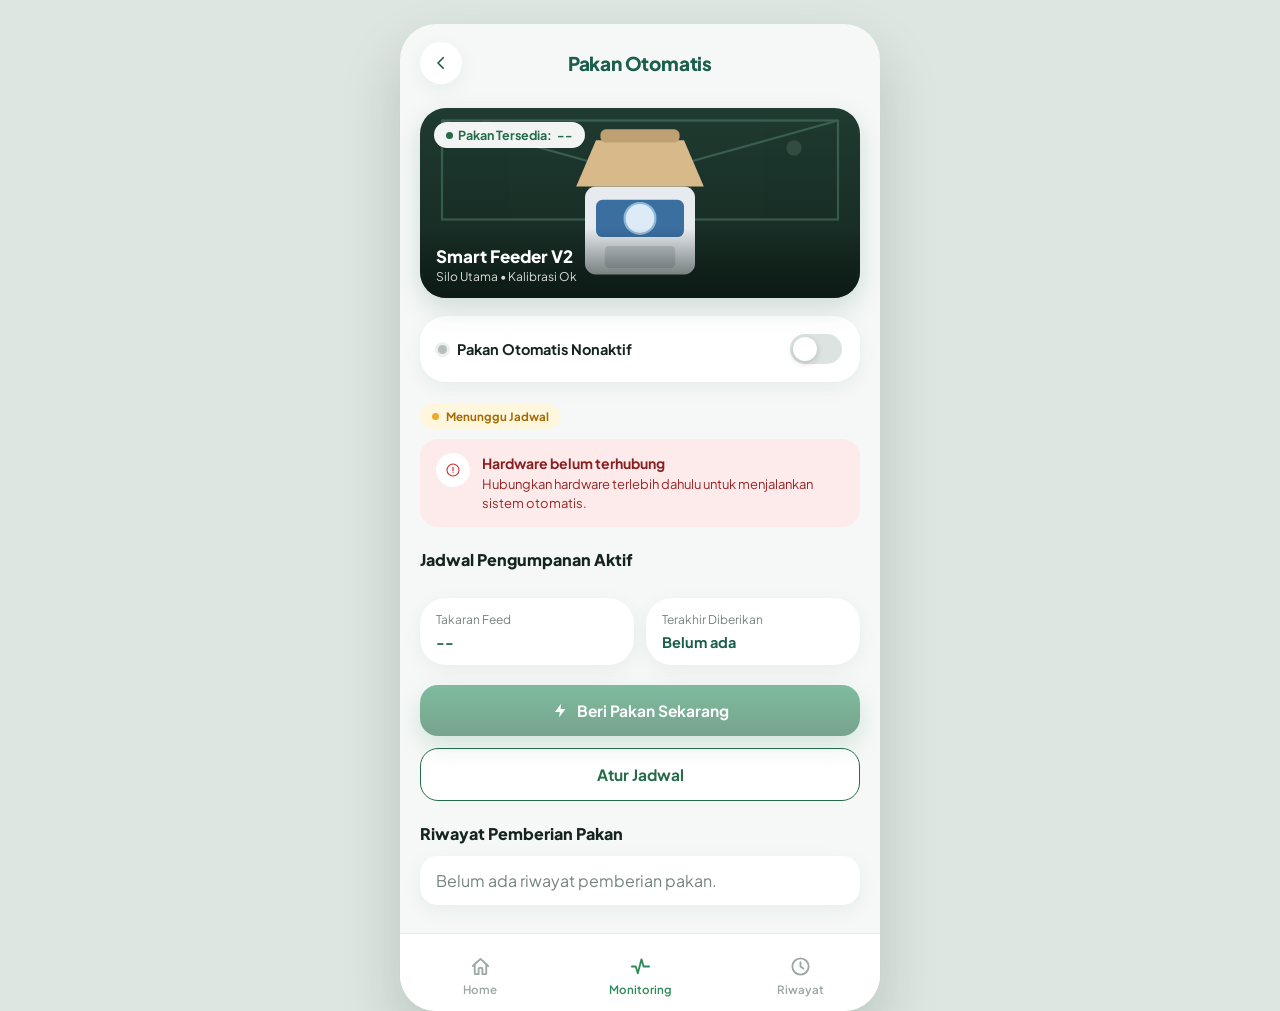
<file: pakan-otomatis.html>
<!DOCTYPE html>
<html lang="id">
<head>
<meta charset="UTF-8">
<meta name="viewport" content="width=device-width, initial-scale=1, viewport-fit=cover">
<title>SmartFarm IoT — Pakan Otomatis</title>
<link rel="stylesheet" href="css/base.css">
<link rel="stylesheet" href="css/hardware.css">
<link rel="stylesheet" href="css/pakan-otomatis.css">
</head>
<body>
<div class="app-shell">

  <header class="topbar center-title">
    <button class="icon-btn" data-back="index.html" aria-label="Kembali">
      <svg width="18" height="18" viewBox="0 0 24 24" fill="none"><path d="M15 5l-7 7 7 7" stroke="currentColor" stroke-width="2.2" stroke-linecap="round" stroke-linejoin="round"/></svg>
    </button>
    <span class="topbar-title">Pakan Otomatis</span>
  </header>

  <main class="page-content">

    <div class="feeder-hero">
      <svg viewBox="0 0 400 210" preserveAspectRatio="xMidYMid slice" class="feeder-svg" aria-hidden="true">
        <defs>
          <linearGradient id="barnGrad" x1="0" y1="0" x2="0" y2="1">
            <stop offset="0" stop-color="#213D33"/>
            <stop offset="1" stop-color="#12241D"/>
          </linearGradient>
        </defs>
        <rect width="400" height="210" fill="url(#barnGrad)"/>
        <g opacity=".35">
          <rect x="20" y="30" width="360" height="90" fill="none" stroke="#6FA98E" stroke-width="2"/>
          <line x1="20" y1="30" x2="200" y2="80" stroke="#6FA98E" stroke-width="2"/>
          <line x1="380" y1="30" x2="200" y2="80" stroke="#6FA98E" stroke-width="2"/>
        </g>
        <g transform="translate(150,60)">
          <rect x="0" y="30" width="100" height="80" rx="10" fill="#E7EBEF"/>
          <rect x="10" y="42" width="80" height="34" rx="6" fill="#3B6FA0"/>
          <circle cx="50" cy="59" r="14" fill="#DDEBF7"/>
          <circle cx="50" cy="59" r="14" fill="none" stroke="#8FB7DA" stroke-width="2"/>
          <rect x="18" y="84" width="64" height="20" rx="4" fill="#C7CFD6"/>
          <path d="M-8 30 L10 -12 H90 L108 30 Z" fill="#D8B98A"/>
          <rect x="14" y="-22" width="72" height="12" rx="5" fill="#BFA073"/>
        </g>
        <circle cx="60" cy="40" r="10" fill="#4A6357" opacity=".5"/>
        <circle cx="340" cy="55" r="7" fill="#4A6357" opacity=".5"/>
      </svg>
      <span class="badge badge-green feeder-badge">
        <span class="badge-dot"></span>Pakan Tersedia: <span id="stokPersen">--</span>
      </span>
      <div class="feeder-caption">
        <strong>Smart Feeder V2</strong>
        <span>Silo Utama • Kalibrasi Ok</span>
      </div>
    </div>

    <div class="card status-row">
      <div class="row-gap">
        <span class="status-dot" id="statusDotFeeder"></span>
        <span id="statusFeederText" style="font-weight:700; font-size:14.5px;">Pakan Otomatis Aktif</span>
      </div>
      <button class="switch" data-key="pakanOtomatis" id="pakanSwitch"></button>
    </div>

    <div class="flex-between" style="margin-top:10px; margin-bottom:4px;">
      <span class="proc-chip" id="procChip"><span class="hw-dot"></span><span id="procChipText">Menunggu Jadwal</span></span>
    </div>

    <div class="warning-banner" id="pakanWarningBanner" style="margin-top:10px;" hidden>
      <span class="info-ico">
        <svg width="16" height="16" viewBox="0 0 24 24" fill="none"><circle cx="12" cy="12" r="9" stroke="currentColor" stroke-width="1.6"/><path d="M12 8v5M12 16v.01" stroke="currentColor" stroke-width="1.8" stroke-linecap="round"/></svg>
      </span>
      <p><strong>Hardware belum terhubung</strong>Hubungkan hardware terlebih dahulu untuk menjalankan sistem otomatis.</p>
    </div>

    <h2 class="section-title">Jadwal Pengumpanan Aktif</h2>
    <div class="slot-grid" id="slotGrid">
      <button class="slot" data-time="07:00">07:00</button>
      <button class="slot" data-time="12:00">12:00</button>
      <button class="slot" data-time="17:00">17:00</button>
    </div>

    <div class="two-col">
      <div class="card mini-card">
        <span class="muted" style="font-size:12px;">Takaran Feed</span>
        <strong id="takaranText">500 g / Sesi</strong>
      </div>
      <div class="card mini-card">
        <span class="muted" style="font-size:12px;">Terakhir Diberikan</span>
        <strong id="terakhirText">Belum ada</strong>
      </div>
    </div>

    <button class="btn btn-primary" id="beriPakanBtn" style="margin-top:20px;">
      <svg width="17" height="17" viewBox="0 0 24 24" fill="none"><path d="M13 2 4 14h7l-1 8 9-12h-7l1-8Z" fill="#fff"/></svg>
      Beri Pakan Sekarang
    </button>
    <a href="jadwal-pakan.html" class="btn btn-outline" style="margin-top:12px;">Atur Jadwal</a>

    <h2 class="section-title">Riwayat Pemberian Pakan</h2>
    <ul class="feed-history" id="feedHistory"></ul>

  </main>

  <nav class="bottom-nav">
    <a class="nav-item" href="index.html">
      <svg viewBox="0 0 24 24" fill="none"><path d="M4 11.5 12 4l8 7.5" stroke="currentColor" stroke-width="1.9" stroke-linecap="round" stroke-linejoin="round"/><path d="M6 10v9a1 1 0 0 0 1 1h3v-5.5a1 1 0 0 1 1-1h2a1 1 0 0 1 1 1V20h3a1 1 0 0 0 1-1v-9" stroke="currentColor" stroke-width="1.9" stroke-linejoin="round"/></svg>
      <span>Home</span>
    </a>
    <a class="nav-item active" href="monitoring.html">
      <svg viewBox="0 0 24 24" fill="none"><path d="M3 12h4l2.2 7L13 4.5 15.2 12H21" stroke="currentColor" stroke-width="1.9" stroke-linecap="round" stroke-linejoin="round"/></svg>
      <span>Monitoring</span>
    </a>
    <a class="nav-item" href="riwayat.html">
      <svg viewBox="0 0 24 24" fill="none"><circle cx="12" cy="12" r="8.5" stroke="currentColor" stroke-width="1.9"/><path d="M12 7.5V12l3 2" stroke="currentColor" stroke-width="1.9" stroke-linecap="round" stroke-linejoin="round"/></svg>
      <span>Riwayat</span>
    </a>
  </nav>
</div>

<script src="js/shared.js"></script>
<script src="js/api.js"></script>
<script src="js/hardware.js"></script>
<script src="js/automation.js"></script>
<script src="js/pakan-otomatis.js"></script>
</body>
</html>
</file>
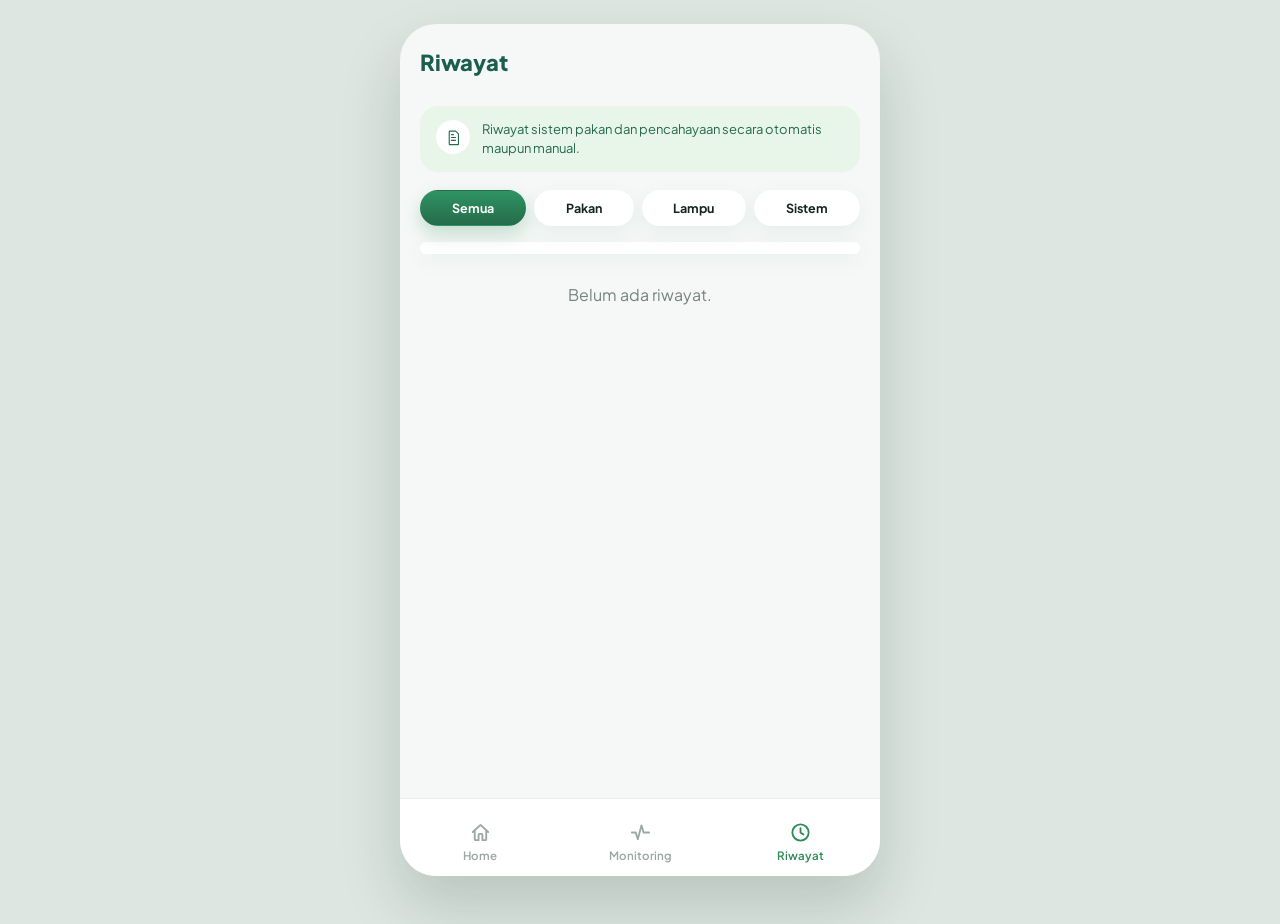
<file: riwayat.html>
<!DOCTYPE html>
<html lang="id">
<head>
<meta charset="UTF-8">
<meta name="viewport" content="width=device-width, initial-scale=1, viewport-fit=cover">
<title>SmartFarm IoT — Riwayat</title>
<link rel="stylesheet" href="css/base.css">
<link rel="stylesheet" href="css/riwayat.css">
</head>
<body>
<div class="app-shell">

  <header class="topbar">
    <span class="topbar-title" style="font-size:22px;">Riwayat</span>
  </header>

  <main class="page-content">

    <div class="info-banner" style="margin-bottom:18px;">
      <span class="info-ico">
        <svg width="17" height="17" viewBox="0 0 24 24" fill="none"><path d="M7 3h8l4 4v14a1 1 0 0 1-1 1H7a1 1 0 0 1-1-1V4a1 1 0 0 1 1-1Z" stroke="currentColor" stroke-width="1.6" stroke-linejoin="round"/><path d="M9 12h6M9 16h6M9 8h3" stroke="currentColor" stroke-width="1.6" stroke-linecap="round"/></svg>
      </span>
      <p>Riwayat sistem pakan dan pencahayaan secara otomatis maupun manual.</p>
    </div>

    <div class="filter-tabs" id="filterTabs">
      <button class="filter-tab active" data-filter="Semua">Semua</button>
      <button class="filter-tab" data-filter="Pakan">Pakan</button>
      <button class="filter-tab" data-filter="Lampu">Lampu</button>
      <button class="filter-tab" data-filter="Sistem">Sistem</button>
    </div>

    <ul class="riwayat-list card" id="riwayatList" style="padding:6px 18px;"></ul>

    <p class="muted empty-state" id="emptyState" style="display:none; text-align:center; padding:30px 0;">Belum ada riwayat.</p>

  </main>

  <nav class="bottom-nav">
    <a class="nav-item" href="index.html">
      <svg viewBox="0 0 24 24" fill="none"><path d="M4 11.5 12 4l8 7.5" stroke="currentColor" stroke-width="1.9" stroke-linecap="round" stroke-linejoin="round"/><path d="M6 10v9a1 1 0 0 0 1 1h3v-5.5a1 1 0 0 1 1-1h2a1 1 0 0 1 1 1V20h3a1 1 0 0 0 1-1v-9" stroke="currentColor" stroke-width="1.9" stroke-linejoin="round"/></svg>
      <span>Home</span>
    </a>
    <a class="nav-item" href="monitoring.html">
      <svg viewBox="0 0 24 24" fill="none"><path d="M3 12h4l2.2 7L13 4.5 15.2 12H21" stroke="currentColor" stroke-width="1.9" stroke-linecap="round" stroke-linejoin="round"/></svg>
      <span>Monitoring</span>
    </a>
    <a class="nav-item active" href="riwayat.html">
      <svg viewBox="0 0 24 24" fill="none"><circle cx="12" cy="12" r="8.5" stroke="currentColor" stroke-width="1.9"/><path d="M12 7.5V12l3 2" stroke="currentColor" stroke-width="1.9" stroke-linecap="round" stroke-linejoin="round"/></svg>
      <span>Riwayat</span>
    </a>
  </nav>
</div>

<script src="js/shared.js"></script>
<script src="js/api.js"></script>
<script src="js/hardware.js"></script>
<script src="js/automation.js"></script>
<script src="js/riwayat.js"></script>
</body>
</html>
</file>
<file: css/base.css>
/* =========================================================
   SmartFarm IoT — Base styles, design tokens, shared components
   ========================================================= */

@import url('https://fonts.googleapis.com/css2?family=Plus+Jakarta+Sans:wght@400;500;600;700;800&display=swap');

:root{
  /* Colors */
  --bg:#F6F8F7;
  --bg-mint:#EBF9F1;
  --white:#FFFFFF;
  --green-dark:#1B5E4B;
  --green:#2E8B57;
  --green-deep:#2F6B57;
  --green-700:#256B4A;
  --badge-bg:#E8F5E9;
  --yellow-bg:#FEF6DD;
  --yellow:#EFA92A;
  --orange:#FF5F2D;
  --orange-bg:#FFF0EB;
  --blue-bg:#E8EEFB;
  --blue:#3B5BDB;
  --text:#152420;
  --text-muted:#75847E;
  --text-soft:#9AA7A2;
  --border:#E7EFEB;
  --white-60:rgba(255,255,255,.6);

  /* Radius */
  --r-lg:26px;
  --r-md:18px;
  --r-sm:12px;
  --r-pill:999px;

  /* Shadow */
  --shadow-card:0 6px 20px rgba(27,94,75,.07);
  --shadow-fab:0 10px 24px rgba(46,139,87,.28);

  /* Layout */
  --app-max:480px;
  --topbar-h:64px;
  --navbar-h:78px;

  --font: 'Plus Jakarta Sans', -apple-system, BlinkMacSystemFont, 'Segoe UI', sans-serif;
}

*,*::before,*::after{ box-sizing:border-box; }
html,body{ height:100%; }
body{
  margin:0;
  font-family:var(--font);
  background:var(--bg);
  color:var(--text);
  -webkit-font-smoothing:antialiased;
  text-rendering:optimizeLegibility;
}
h1,h2,h3,p,ul{ margin:0; }
ul{ list-style:none; padding:0; }
button{ font-family:inherit; }
a{ text-decoration:none; color:inherit; }
img{ max-width:100%; display:block; }
input{ font-family:inherit; }

:focus-visible{
  outline:2.5px solid var(--green);
  outline-offset:2px;
}

/* ---------- App shell ---------- */
.app-shell{
  max-width:var(--app-max);
  min-height:100dvh;
  margin:0 auto;
  background:var(--bg);
  position:relative;
  display:flex;
  flex-direction:column;
  overflow-x:hidden;
}

.page-content{
  flex:1;
  padding:18px 20px calc(var(--navbar-h) + 28px);
}

/* Wider screens: frame the app like a phone */
@media (min-width:560px){
  body{ background:#DDE6E1; }
  .app-shell{
    margin:24px auto;
    min-height:calc(100dvh - 48px);
    border-radius:36px;
    box-shadow:0 30px 60px rgba(20,50,40,.18);
    overflow:hidden;
  }
}

/* ---------- Top bar ---------- */
.topbar{
  display:flex;
  align-items:center;
  gap:12px;
  padding:18px 20px 6px;
  min-height:var(--topbar-h);
}
.topbar.center-title{
  display:grid;
  grid-template-columns:42px 1fr 42px;
  align-items:center;
  column-gap:8px;
  position:relative;
}
.topbar-title{
  font-size:19px;
  font-weight:800;
  color:var(--green-dark);
  letter-spacing:-.2px;
}
.topbar.center-title .topbar-title{
  grid-column:2;
  text-align:center;
  justify-self:center;
  overflow:hidden;
  text-overflow:ellipsis;
  white-space:nowrap;
  max-width:100%;
}
.topbar.center-title .icon-btn:first-of-type{ grid-column:1; }
.topbar.center-title .icon-btn:last-of-type:not(:first-of-type){ grid-column:3; justify-self:end; }
.icon-btn{
  width:42px; height:42px;
  border-radius:50%;
  border:none;
  background:var(--white);
  display:flex; align-items:center; justify-content:center;
  box-shadow:var(--shadow-card);
  cursor:pointer;
  color:var(--green-dark);
  flex-shrink:0;
  transition:transform .15s ease, box-shadow .15s ease;
}
.icon-btn:active{ transform:scale(.92); }
.icon-btn.spacer{ visibility:hidden; }

/* ---------- Cards ---------- */
.card{
  background:var(--white);
  border-radius:var(--r-lg);
  box-shadow:var(--shadow-card);
  padding:18px;
}

/* ---------- Buttons ---------- */
.btn{
  display:flex; align-items:center; justify-content:center;
  gap:8px;
  width:100%;
  padding:16px 18px;
  border-radius:var(--r-md);
  font-size:15.5px;
  font-weight:700;
  border:none;
  cursor:pointer;
  transition:transform .12s ease, filter .15s ease, background .15s ease;
  -webkit-tap-highlight-color:transparent;
}
.btn:active{ transform:scale(.98); }
.btn-primary{
  background:linear-gradient(180deg,#2F9463,var(--green-700));
  color:#fff;
  box-shadow:0 10px 22px rgba(46,139,87,.28);
}
.btn-primary:active{ opacity:.96; }
.btn-outline{
  background:var(--white);
  color:var(--green-700);
  border:1.5px solid var(--green-700);
}
.btn-outline:active{ background:var(--badge-bg); }
.btn-orange{
  background:linear-gradient(180deg,#FF6B3D,#F0491A);
  color:#fff;
  box-shadow:0 10px 22px rgba(255,95,45,.28);
}
.btn[disabled]{ opacity:.5; cursor:not-allowed; transform:none; }

/* ---------- Badges ---------- */
.badge{
  display:inline-flex; align-items:center; gap:5px;
  font-size:12.5px; font-weight:700;
  padding:5px 12px;
  border-radius:var(--r-pill);
  white-space:nowrap;
}
.badge-green{ background:var(--badge-bg); color:var(--green-700); }
.badge-yellow{ background:var(--yellow-bg); color:#A46B04; }
.badge-orange{ background:var(--orange-bg); color:#D8451A; }
.badge-blue{ background:var(--blue-bg); color:var(--blue); }
.badge-dot{
  width:7px; height:7px; border-radius:50%;
  background:currentColor;
  flex-shrink:0;
}

/* ---------- Toggle switch ---------- */
.switch{
  position:relative;
  width:52px; height:30px;
  border-radius:var(--r-pill);
  background:#DCE3E0;
  border:none;
  cursor:pointer;
  flex-shrink:0;
  transition:background .25s ease;
  padding:3px;
}
.switch::after{
  content:'';
  position:absolute;
  top:3px; left:3px;
  width:24px; height:24px;
  border-radius:50%;
  background:#fff;
  box-shadow:0 2px 6px rgba(0,0,0,.18);
  transition:transform .25s cubic-bezier(.4,0,.2,1);
}
.switch.on{ background:linear-gradient(180deg,#2F9463,var(--green-700)); }
.switch.on::after{ transform:translateX(22px); }

/* ---------- Bottom nav ---------- */
.bottom-nav{
  position:fixed;
  left:0; right:0; bottom:0;
  max-width:var(--app-max);
  margin:0 auto;
  height:var(--navbar-h);
  background:var(--white);
  display:flex;
  border-top:1px solid var(--border);
  padding-bottom:env(safe-area-inset-bottom);
  z-index:40;
}
@media (min-width:560px){
  .bottom-nav{ position:absolute; }
}
.nav-item{
  flex:1;
  display:flex; flex-direction:column; align-items:center; justify-content:center;
  gap:4px;
  background:none; border:none;
  color:var(--text-soft);
  cursor:pointer;
  padding-top:8px;
}
.nav-item svg{ width:23px; height:23px; }
.nav-item span{ font-size:11.5px; font-weight:600; }
.nav-item.active{ color:var(--green); }

/* ---------- Icon chips (shared across pages) ---------- */
.control-ico{
  width:42px; height:42px;
  border-radius:14px;
  display:flex; align-items:center; justify-content:center;
  flex-shrink:0;
}
.ico-green{ background:var(--badge-bg); color:var(--green-700); }
.ico-yellow{ background:var(--yellow-bg); color:var(--yellow); }
.ico-plus{ background:var(--badge-bg); color:var(--green-700); }

/* ---------- Section heading ---------- */
.section-title{
  font-size:16px;
  font-weight:800;
  color:var(--text);
  margin:22px 0 12px;
}
.section-title:first-child{ margin-top:0; }

/* ---------- Info banner ---------- */
.info-banner{
  display:flex;
  gap:12px;
  align-items:flex-start;
  background:var(--badge-bg);
  border-radius:var(--r-md);
  padding:14px 16px;
}
.info-banner .info-ico{
  width:34px;height:34px;border-radius:50%;
  background:#fff;
  display:flex;align-items:center;justify-content:center;
  flex-shrink:0;
  color:var(--green-700);
}
.info-banner p{ font-size:13px; color:var(--green-700); line-height:1.45; }
.info-banner strong{ display:block; font-size:14px; margin-bottom:2px; color:var(--green-dark); }

/* ---------- Toast ---------- */
.toast{
  position:fixed;
  left:50%;
  bottom:calc(var(--navbar-h) + 18px);
  transform:translateX(-50%) translateY(20px);
  background:var(--green-dark);
  color:#fff;
  padding:13px 22px;
  border-radius:var(--r-pill);
  font-size:13.5px;
  font-weight:600;
  box-shadow:0 14px 30px rgba(0,0,0,.22);
  opacity:0;
  pointer-events:none;
  transition:opacity .25s ease, transform .25s ease;
  z-index:80;
  max-width:88%;
  text-align:center;
  white-space:nowrap;
  overflow:hidden;
  text-overflow:ellipsis;
}
.toast.show{
  opacity:1;
  transform:translateX(-50%) translateY(0);
}

/* ---------- Stepper (shared: used on jadwal-pakan & isi-ulang-pakan) ---------- */
.stepper{ display:flex; align-items:center; gap:14px; }
.stepper span{ font-size:16px; font-weight:800; min-width:64px; text-align:center; }
.step-btn{
  width:36px; height:36px; border-radius:50%;
  border:none;
  background:var(--badge-bg);
  color:var(--green-700);
  font-size:18px; font-weight:700;
  cursor:pointer;
  display:flex; align-items:center; justify-content:center;
  flex-shrink:0;
  transition:transform .12s ease;
}
.step-btn.primary{
  background:linear-gradient(180deg,#2F9463,var(--green-700));
  color:#fff;
}
.step-btn:active{ transform:scale(.9); }

/* ---------- Day pill selector (shared: jadwal-pakan & jadwal-lampu) ---------- */
.day-pills{ display:flex; gap:8px; flex-wrap:wrap; }
.day-pill{
  width:46px; height:46px;
  border-radius:50%;
  border:none;
  background:var(--badge-bg);
  color:var(--green-700);
  font-weight:700; font-size:13px;
  cursor:pointer;
  transition:background .15s ease, color .15s ease, opacity .15s ease;
}
.day-pill.active{
  background:var(--green-dark);
  color:#fff;
}

/* ---------- Utility ---------- */
.muted{ color:var(--text-muted); }
.flex-between{ display:flex; align-items:center; justify-content:space-between; }
.row-gap{ display:flex; align-items:center; gap:10px; }

::-webkit-scrollbar{ display:none; }
* { scrollbar-width:none; }
</file>
<file: css/hardware.css>
/* =========================================================
   SmartFarm IoT — Hardware status components (shared)
   Used on: Dashboard, Monitoring, Pakan Otomatis, Lampu Otomatis
   ========================================================= */

.hw-card{ margin-bottom:16px; }
.hw-head{ display:flex; align-items:center; justify-content:space-between; gap:10px; }
.hw-head-left{ display:flex; align-items:center; gap:10px; min-width:0; }
.hw-title{ font-size:15px; font-weight:800; color:var(--text); }
.hw-sub{ font-size:11.5px; color:var(--text-muted); margin-top:2px; overflow:hidden; text-overflow:ellipsis; white-space:nowrap; }

.hw-pill{
  display:inline-flex; align-items:center; gap:7px;
  font-size:12px; font-weight:700;
  padding:6px 12px;
  border-radius:var(--r-pill);
  flex-shrink:0;
  white-space:nowrap;
}
.hw-pill.on{ background:var(--badge-bg); color:var(--green-700); }
.hw-pill.off{ background:#FDEAEA; color:#C93030; }
.hw-pill.connecting{ background:var(--yellow-bg); color:#A46B04; }

.hw-dot{ width:9px; height:9px; border-radius:50%; background:currentColor; flex-shrink:0; }
.hw-pill.on .hw-dot{ animation:hwPulse 1.6s ease-in-out infinite; }

@keyframes hwPulse{
  0%,100%{ opacity:1; }
  50%{ opacity:.5; }
}

.hw-sensor-grid{
  display:grid;
  grid-template-columns:1fr 1fr;
  gap:10px;
  margin-top:14px;
}
.hw-sensor-item{
  display:flex; align-items:center; gap:9px;
  background:var(--bg-mint);
  border-radius:var(--r-sm);
  padding:10px 12px;
  min-width:0;
}
.hw-sensor-item .hw-dot{ width:8px; height:8px; }
.hw-sensor-item.off{ background:#F5F2EF; }
.hw-sensor-item.off .hw-dot{ background:#B7BFBB; }
.hw-sensor-item.on .hw-dot{ background:var(--green); }
.hw-sensor-item.warn .hw-dot{ background:var(--yellow); }
.hw-sensor-text{ display:flex; flex-direction:column; gap:1px; min-width:0; }
.hw-sensor-text span{ font-size:10.5px; color:var(--text-muted); }
.hw-sensor-text strong{ font-size:12.5px; overflow:hidden; text-overflow:ellipsis; white-space:nowrap; }

.hw-meta{
  display:flex; align-items:center; justify-content:space-between;
  margin-top:14px;
  font-size:11.5px; color:var(--text-soft);
}
.hw-manage-link{ color:var(--green-700); font-weight:700; white-space:nowrap; }

.hw-connect-btn{
  margin-top:14px;
  width:100%;
  padding:12px;
  border-radius:var(--r-md);
  border:none;
  font-weight:700;
  font-size:13.5px;
  cursor:pointer;
  background:linear-gradient(180deg,#2F9463,var(--green-700));
  color:#fff;
  transition:transform .12s ease, opacity .15s ease;
}
.hw-connect-btn:active{ transform:scale(.98); }
.hw-connect-btn[disabled]{ opacity:.65; cursor:not-allowed; }

.warning-banner{
  display:flex; gap:12px; align-items:flex-start;
  background:#FDEAEA;
  border-radius:var(--r-md);
  padding:14px 16px;
  margin-bottom:16px;
}
.warning-banner[hidden]{ display:none; }
.warning-banner .info-ico{
  width:34px; height:34px; border-radius:50%;
  background:#fff; display:flex; align-items:center; justify-content:center;
  flex-shrink:0; color:#C93030;
}
.warning-banner p{ font-size:13px; color:#9B2626; line-height:1.45; }
.warning-banner strong{ display:block; font-size:14px; margin-bottom:2px; color:#8A1F1F; }

.proc-chip{
  display:inline-flex; align-items:center; gap:7px;
  font-size:11.5px; font-weight:700;
  padding:5px 12px; border-radius:var(--r-pill);
  background:var(--blue-bg); color:var(--blue);
  white-space:nowrap;
}
.proc-chip .hw-dot{ width:7px; height:7px; }
.proc-chip.busy .hw-dot{ animation:hwPulse 1s ease-in-out infinite; background:var(--blue); }
.proc-chip.ok{ background:var(--badge-bg); color:var(--green-700); }
.proc-chip.ok .hw-dot{ background:var(--green); }
.proc-chip.wait{ background:var(--yellow-bg); color:#A46B04; }
.proc-chip.wait .hw-dot{ background:var(--yellow); }
.proc-chip.err{ background:#FDEAEA; color:#C93030; }
.proc-chip.err .hw-dot{ background:#C93030; }
</file>
<file: css/home.css>
/* =========================================================
   SmartFarm IoT — Gaya khusus Halaman Beranda (index.html)
   ========================================================= */

.welcome-card{
  background:var(--bg-mint);
  border-radius:var(--r-lg);
  padding:20px 20px 18px;
}
.welcome-card h1{
  font-size:19px;
  font-weight:800;
  color:var(--green-dark);
  margin-bottom:6px;
}
.welcome-card > p{
  font-size:13.5px;
  color:#4C7767;
  line-height:1.5;
  margin-bottom:16px;
}

.hero-banner{
  position:relative;
  border-radius:20px;
  overflow:hidden;
  height:170px;
  box-shadow:0 10px 26px rgba(27,94,75,.16);
}
.hero-svg{ width:100%; height:100%; display:block; }

.hero-status{
  position:absolute;
  left:14px; bottom:14px;
  display:flex; align-items:center; gap:8px;
  background:rgba(255,255,255,.92);
  backdrop-filter:blur(3px);
  padding:8px 14px;
  border-radius:var(--r-pill);
  font-size:12.5px;
  font-weight:700;
  color:var(--text);
}
.hero-sep{ color:#C6D0CB; font-weight:400; }
.dot-live{
  width:8px; height:8px; border-radius:50%;
  background:var(--green);
  box-shadow:0 0 0 3px rgba(46,139,87,.22);
  flex-shrink:0;
  animation:dotPulse 1.8s ease-in-out infinite;
}
@keyframes dotPulse{ 0%,100%{ opacity:1; } 50%{ opacity:.55; } }
.dot-live.offline{ background:#D64545; box-shadow:0 0 0 3px rgba(214,69,69,.2); animation:none; }

.control-grid{
  display:grid;
  grid-template-columns:1fr 1fr;
  gap:14px;
}
.control-card{
  background:var(--white);
  border-radius:var(--r-lg);
  padding:16px;
  box-shadow:var(--shadow-card);
  display:block;
  transition:transform .15s ease;
}
.control-card:active{ transform:scale(.97); }
.control-top{
  display:flex; align-items:flex-start; justify-content:space-between;
  margin-bottom:14px;
}
.control-card h3{
  font-size:15px;
  font-weight:800;
  margin-bottom:4px;
}
.control-card p{ font-size:12.5px; margin-bottom:14px; }
.control-status{
  display:flex; align-items:center; justify-content:space-between;
  font-size:13px;
}

.summary-list{ display:flex; flex-direction:column; gap:12px; }
.summary-item{
  background:var(--white);
  border-radius:var(--r-md);
  padding:14px 16px;
  display:flex; align-items:center; gap:12px;
  box-shadow:var(--shadow-card);
}
.summary-text{ display:flex; flex-direction:column; gap:3px; }
.summary-text span{ font-size:12.5px; }
.summary-text strong{ font-size:14.5px; }
</file>
<file: css/hubungkan-esp32.css>
.connect-page{ padding-top:12px; }
.connect-intro{ display:flex; align-items:center; gap:12px; margin:0 2px 18px; }
.connect-intro h1{ font-size:21px; color:var(--green-dark); }
.connect-intro p{ margin-top:4px; color:var(--text-muted); font-size:12px; line-height:1.45; }
.connect-intro-icon{ width:48px; height:48px; border-radius:16px; }
.connection-card{ padding:20px; }
.connection-status-row{ display:flex; align-items:center; justify-content:space-between; gap:12px; margin-bottom:22px; }
.small-label{ display:block; font-size:11px; margin-bottom:4px; }
.connection-status-row strong{ font-size:16px; }
.field-label{ display:block; font-size:12.5px; font-weight:800; margin-bottom:8px; }
.text-input{ width:100%; padding:14px 15px; border:1.5px solid var(--border); border-radius:var(--r-md); color:var(--text); background:#FBFDFC; font-size:14px; outline:none; }
.text-input:focus{ border-color:var(--green); box-shadow:0 0 0 3px rgba(46,139,87,.12); }
.field-help{ color:var(--text-soft); font-size:11px; line-height:1.5; margin:8px 2px 18px; }
.field-help strong{ color:var(--text-muted); }
#disconnectButton{ margin-top:10px; }
.packet-card{ margin-top:14px; padding:18px; }
.section-heading-row{ display:flex; align-items:flex-start; justify-content:space-between; gap:10px; }
.section-heading-row h2{ font-size:15px; }
.section-heading-row p{ font-size:11px; margin-top:3px; }
.packet-log{ margin-top:14px; max-height:190px; overflow:auto; }
.packet-log li{ display:flex; justify-content:space-between; gap:10px; padding:10px 0; border-top:1px solid var(--border); font-size:11.5px; line-height:1.4; }
.packet-log li span:last-child{ color:var(--text-soft); white-space:nowrap; }
.packet-empty{ color:var(--text-soft); }
.connect-info{ margin-top:14px; }
@media (max-width:360px){ .connection-status-row{ align-items:flex-start; flex-direction:column; } }
</file>
<file: css/isi-ulang-pakan.css>
/* =========================================================
   SmartFarm IoT — Gaya khusus Halaman Isi Ulang Pakan
   ========================================================= */

.silo-illustration{
  display:flex; justify-content:center;
  margin-bottom:18px;
}
.silo-illustration svg{
  filter:drop-shadow(0 10px 18px rgba(46,139,87,.25));
}

.level-card{ margin-bottom:14px; }
.level-value{
  font-size:38px; font-weight:800;
  color:var(--orange);
  margin-bottom:12px;
}
.level-value.ok{ color:var(--green-700); }
.level-bar-track{
  width:100%; height:10px;
  background:#EFEFEF;
  border-radius:var(--r-pill);
  overflow:hidden;
  margin-bottom:12px;
}
.level-bar-fill{
  height:100%;
  background:linear-gradient(90deg,#FF8A5B,var(--orange));
  border-radius:var(--r-pill);
  transition:width .5s ease, background .3s ease;
}
.level-bar-fill.ok{ background:linear-gradient(90deg,#2F9463,var(--green-700)); }
.level-estimate{
  display:flex; align-items:center; gap:6px;
  font-size:12.5px; font-weight:600;
  color:var(--orange);
}
.level-estimate.ok{ color:var(--green-700); }

.tambah-card strong{ font-size:15px; }

.big-stepper{ justify-content:center; gap:26px; }
.big-stepper span{ font-size:22px; min-width:80px; }
.big-stepper .step-btn{ width:46px; height:46px; font-size:22px; }
</file>
<file: css/jadwal-lampu.css>
/* =========================================================
   SmartFarm IoT — Gaya khusus Halaman Atur Jadwal Lampu
   ========================================================= */

.segmented{
  display:flex;
  background:var(--white);
  border-radius:var(--r-pill);
  padding:5px;
  box-shadow:var(--shadow-card);
  margin-bottom:16px;
}
.seg-btn{
  flex:1;
  padding:12px 0;
  border:none;
  background:transparent;
  border-radius:var(--r-pill);
  font-weight:700;
  font-size:14px;
  color:var(--text-muted);
  cursor:pointer;
  transition:background .18s ease, color .18s ease;
}
.seg-btn.active{
  background:linear-gradient(180deg,#2F9463,var(--green-700));
  color:#fff;
  box-shadow:0 8px 16px rgba(46,139,87,.25);
}

.page-content > .two-col{
  display:grid;
  grid-template-columns:repeat(2, minmax(0, 1fr));
  gap:14px;
}

.time-box{
  display:flex; flex-direction:column;
  position:relative;
  min-width:0;
  padding:16px 14px;
  align-items:center;
  text-align:center;
}
.time-box-label{ font-size:11px; font-weight:800; color:var(--text-muted); letter-spacing:.3px; margin-bottom:8px; }
.time-box strong{ font-size:26px; font-weight:800; color:var(--green-dark); }
.time-box .unit{ font-size:12px; color:var(--text-muted); margin-top:2px; }
.ubah-btn{
  display:flex; align-items:center; gap:5px;
  background:none; border:none;
  color:var(--green-700);
  font-weight:700; font-size:12.5px;
  margin-top:12px;
  padding:0;
  cursor:pointer;
  align-self:center;
}

.day-pills{ display:flex; gap:8px; flex-wrap:wrap; }
.day-pill{
  width:44px; height:44px;
  border-radius:50%;
  border:none;
  background:var(--badge-bg);
  color:var(--green-700);
  font-weight:700; font-size:12.5px;
  cursor:pointer;
  opacity:.5;
  transition:background .15s ease, color .15s ease, opacity .15s ease;
}
.day-pill.active{
  background:var(--green-dark);
  color:#fff;
  opacity:1;
}

.info-banner p strong{ margin-bottom:2px; }

/* Time editor overlay sheet */
.time-editor{
  position:fixed;
  inset:0;
  background:rgba(10,20,16,.45);
  display:flex; align-items:flex-end;
  z-index:70;
  max-width:var(--app-max);
  margin:0 auto;
}
.time-editor[hidden]{ display:none; }
.time-editor .card{
  width:100%;
  border-radius:24px 24px 0 0;
  padding-bottom:26px;
}
.editor-row{ display:flex; align-items:center; gap:14px; }
.editor-input{
  flex:1;
  font-size:22px;
  font-weight:800;
  color:var(--green-dark);
  border:1.5px solid var(--border);
  border-radius:var(--r-md);
  padding:12px 14px;
  text-align:center;
}
</file>
<file: css/jadwal-pakan.css>
/* =========================================================
   SmartFarm IoT — Gaya khusus Halaman Atur Jadwal Pakan
   ========================================================= */

.time-card{ margin-bottom:16px; }
.time-picker{
  display:flex; align-items:center; justify-content:center; gap:10px;
}
.time-wheel{
  background:var(--badge-bg);
  border-radius:var(--r-md);
  display:flex; flex-direction:column; align-items:center;
  padding:10px 20px;
  gap:6px;
  min-width:84px;
}
.time-wheel button{
  width:30px; height:30px;
  border-radius:50%;
  border:none;
  background:#fff;
  color:var(--green-700);
  display:flex; align-items:center; justify-content:center;
  cursor:pointer;
  box-shadow:0 2px 6px rgba(0,0,0,.08);
}
.time-wheel button:active{ transform:scale(.9); }
.time-value{
  font-size:34px; font-weight:800; color:var(--green-dark);
  min-width:56px; text-align:center;
  font-variant-numeric:tabular-nums;
}
.colon{ font-size:28px; font-weight:800; color:var(--text-soft); }
.ampm-col{ display:flex; flex-direction:column; gap:8px; }
.ampm-btn{
  padding:8px 16px;
  border-radius:var(--r-pill);
  border:none;
  background:#E7EDEA;
  color:var(--text-muted);
  font-weight:700; font-size:12.5px;
  cursor:pointer;
}
.ampm-btn.active{
  background:linear-gradient(180deg,#2F9463,var(--green-700));
  color:#fff;
}

.takaran-row, .ulangi-row{
  display:flex; align-items:center; justify-content:space-between;
  margin-bottom:14px;
}
.takaran-row strong, .ulangi-row strong{ font-size:14.5px; }

.stepper span{ font-size:16px; font-weight:800; min-width:64px; text-align:center; }
</file>
<file: css/lampu-otomatis.css>
/* =========================================================
   SmartFarm IoT — Gaya khusus Halaman Lampu Otomatis
   ========================================================= */

.lamp-hero{
  display:flex; flex-direction:column; align-items:center;
  padding:22px 18px 20px;
  margin-bottom:16px;
}
.lamp-svg{ width:160px; height:150px; }
#glowCircle{ transition:opacity .3s ease; animation:pulseGlow 3s ease-in-out infinite; }
@keyframes pulseGlow{ 0%,100%{ opacity:1; } 50%{ opacity:.6; } }
.lamp-caption{
  display:flex; align-items:center; gap:8px;
  font-weight:700; font-size:14px;
  margin-top:8px;
}
.status-dot{ width:8px; height:8px; border-radius:50%; background:var(--green); box-shadow:0 0 0 3px rgba(46,139,87,.18); }
.status-dot.off{ background:#B7BFBB; box-shadow:0 0 0 3px rgba(183,191,187,.25); }

.saklar-row{ margin-bottom:14px; }
.saklar-row strong{ font-size:14.5px; color:var(--green-dark); }

.jadwal-card{ margin-bottom:14px; }
.jadwal-label{
  font-size:11.5px; font-weight:800; letter-spacing:.4px;
  color:var(--text-muted);
  display:block; margin-bottom:12px;
}
.jadwal-item{
  display:flex; align-items:center; justify-content:space-between;
  padding:8px 0;
  font-size:13.5px;
}
.jadwal-item strong{ color:var(--green-700); font-size:14.5px; }

.lamp-activity{ display:flex; flex-direction:column; gap:12px; }
.lamp-activity li{
  background:var(--white);
  border-radius:var(--r-md);
  padding:14px 16px;
  display:flex; align-items:center; gap:12px;
  box-shadow:var(--shadow-card);
}
.lamp-activity strong{ font-size:13.5px; color:var(--green-700); display:block; margin-bottom:3px; }
.lamp-activity span.sub{ font-size:12px; color:var(--text-muted); }
</file>
<file: css/monitoring.css>
/* =========================================================
   SmartFarm IoT — Gaya khusus Halaman Monitoring
   ========================================================= */

.device-grid{
  display:grid;
  grid-template-columns:1fr 1fr;
  gap:14px;
  margin-bottom:16px;
}
.device-card{
  background:var(--white);
  border-radius:var(--r-lg);
  padding:16px;
  box-shadow:var(--shadow-card);
  display:flex; flex-direction:column; gap:10px;
  transition:transform .15s ease;
}
.device-card:active{ transform:scale(.97); }
.device-card strong{ font-size:15px; }
.status-dot{
  width:8px; height:8px; border-radius:50%;
  background:var(--green);
  box-shadow:0 0 0 3px rgba(46,139,87,.18);
}
.status-dot.off{ background:#D64545; box-shadow:0 0 0 3px rgba(214,69,69,.18); }
.more-link{
  display:flex; align-items:center; gap:4px;
  font-size:12.5px; color:var(--text-muted); font-weight:600;
}

.mini-info-card{
  display:flex; flex-direction:column; gap:6px;
  padding:14px 16px;
}
.mini-info-card strong{ font-size:14.5px; }

.stock-card{
  display:flex; align-items:center; gap:16px;
  margin-bottom:22px;
}
.ring-wrap{ position:relative; width:76px; height:76px; flex-shrink:0; }
.ring-svg{ width:100%; height:100%; transform:rotate(0deg); }
#stokRing{ transition:stroke-dasharray .6s ease, stroke-dashoffset .6s ease, stroke .4s ease; }
.ring-value{
  position:absolute; inset:0;
  display:flex; align-items:center; justify-content:center;
  font-size:16px; font-weight:800; color:var(--green-dark);
}
.stock-text strong{ font-size:15px; display:block; margin-bottom:4px; }
.stock-text p{ font-size:12.5px; line-height:1.4; }

.activity-list{ display:flex; flex-direction:column; gap:12px; }
.activity-item{
  background:var(--white);
  border-radius:var(--r-md);
  padding:14px 16px;
  display:flex; align-items:center; gap:12px;
  box-shadow:var(--shadow-card);
}
.activity-item .control-ico{ width:38px; height:38px; border-radius:12px; }
.activity-text strong{ font-size:13.5px; display:block; margin-bottom:3px; line-height:1.35; }
.activity-text span{ font-size:12px; color:var(--text-muted); }
.ico-plus{ background:var(--badge-bg); color:var(--green-700); }


/* Informasi waktu pembaruan sensor */
.sensor-update-info {
  margin-top: 6px;
  font-size: 8px;
  line-height: 1.4;
  color: #718078;
  font-weight: 400;
}
</file>
<file: css/pakan-otomatis.css>
/* =========================================================
   SmartFarm IoT — Gaya khusus Halaman Pakan Otomatis
   ========================================================= */

.feeder-hero{
  position:relative;
  border-radius:var(--r-lg);
  overflow:hidden;
  height:190px;
  box-shadow:0 10px 26px rgba(27,94,75,.18);
  margin-bottom:18px;
}
.feeder-hero::before{
  content:'';
  position:absolute;
  left:0; right:0; bottom:0;
  height:70px;
  background:linear-gradient(180deg, rgba(18,36,29,0) 0%, rgba(10,22,17,.75) 100%);
  pointer-events:none;
  z-index:1;
}
.feeder-svg{ width:100%; height:100%; display:block; }
.feeder-badge{
  position:absolute; top:14px; left:14px;
  background:rgba(255,255,255,.94);
  z-index:2;
}
.feeder-caption{
  position:absolute; left:16px; bottom:14px;
  display:flex; flex-direction:column; gap:2px;
  color:#fff;
  z-index:2;
}
.feeder-caption strong{ font-size:17px; font-weight:800; }
.feeder-caption span{ font-size:12px; opacity:.85; }

.status-row{
  display:flex; align-items:center; justify-content:space-between;
  margin-bottom:22px;
}
.status-dot{ width:9px; height:9px; border-radius:50%; background:var(--green); box-shadow:0 0 0 3px rgba(46,139,87,.18); }
.status-dot.off{ background:#B7BFBB; box-shadow:0 0 0 3px rgba(183,191,187,.25); }

.slot-grid{
  display:grid;
  grid-template-columns:repeat(3,1fr);
  gap:10px;
  margin-bottom:16px;
}
.slot{
  padding:14px 0;
  border-radius:var(--r-md);
  border:1.5px solid var(--border);
  background:var(--white);
  font-weight:700;
  font-size:14.5px;
  color:var(--text);
  cursor:pointer;
  transition:background .15s ease, color .15s ease, border-color .15s ease;
}
.slot.active{
  background:linear-gradient(180deg,#2F9463,var(--green-700));
  border-color:transparent;
  color:#fff;
  box-shadow:0 8px 18px rgba(46,139,87,.25);
}

.two-col{ display:grid; grid-template-columns:1fr 1fr; gap:12px; }
.mini-card{ display:flex; flex-direction:column; gap:6px; padding:14px 16px; }
.mini-card strong{ font-size:14.5px; color:var(--green-dark); }

.feed-history{ display:flex; flex-direction:column; gap:12px; }
.feed-history li{
  background:var(--white);
  border-radius:var(--r-md);
  padding:14px 16px;
  display:flex; align-items:center; justify-content:space-between;
  box-shadow:var(--shadow-card);
}
.feed-history .fh-left{ display:flex; align-items:center; gap:12px; }
.feed-history .fh-icon{
  width:32px; height:32px; border-radius:50%;
  background:var(--badge-bg); color:var(--green-700);
  display:flex; align-items:center; justify-content:center;
  flex-shrink:0;
}
.feed-history strong{ font-size:13.5px; display:block; }
.feed-history span.sub{ font-size:12px; color:var(--text-muted); }
</file>
<file: css/riwayat.css>
/* =========================================================
   SmartFarm IoT — Gaya khusus Halaman Riwayat
   ========================================================= */

.filter-tabs{
  display:flex; gap:8px; flex-wrap:wrap;
  margin-bottom:16px;
}
.filter-tab{
  flex:1 1 auto;
  text-align:center;
  padding:9px 10px;
  border-radius:var(--r-pill);
  border:1.5px solid transparent;
  background:var(--white);
  color:var(--text);
  font-weight:700;
  font-size:12.5px;
  box-shadow:var(--shadow-card);
  cursor:pointer;
  transition:background .18s ease, color .18s ease;
}
.filter-tab.active{
  background:linear-gradient(180deg,#2F9463,var(--green-700));
  color:#fff;
  box-shadow:0 8px 18px rgba(46,139,87,.25);
}

.riwayat-list{ display:flex; flex-direction:column; }
.riwayat-item{
  display:flex; align-items:center; gap:12px;
  padding:16px 0;
  border-bottom:1px solid var(--border);
}
.riwayat-item:last-child{ border-bottom:none; }
.riwayat-main{ flex:1; min-width:0; }
.riwayat-title{
  display:flex; align-items:center; gap:6px;
  font-size:14px; font-weight:800;
  margin-bottom:4px;
}
.riwayat-title .sep{ color:var(--text-soft); font-weight:400; font-size:12px; }
.riwayat-title .time{ font-weight:600; color:var(--text-muted); font-size:12.5px; }
.riwayat-meta{ display:flex; align-items:center; gap:8px; }
.riwayat-date{ font-size:12px; color:var(--text-muted); }
.mode-pill{
  font-size:11px; font-weight:700;
  padding:3px 9px;
  border-radius:var(--r-pill);
}
.mode-otomatis{ background:var(--badge-bg); color:var(--green-700); }
.mode-manual{ background:var(--blue-bg); color:var(--blue); }
.riwayat-status{
  display:flex; align-items:center; gap:5px;
  font-size:12.5px; font-weight:700;
  color:var(--green-700);
  flex-shrink:0;
}
</file>
